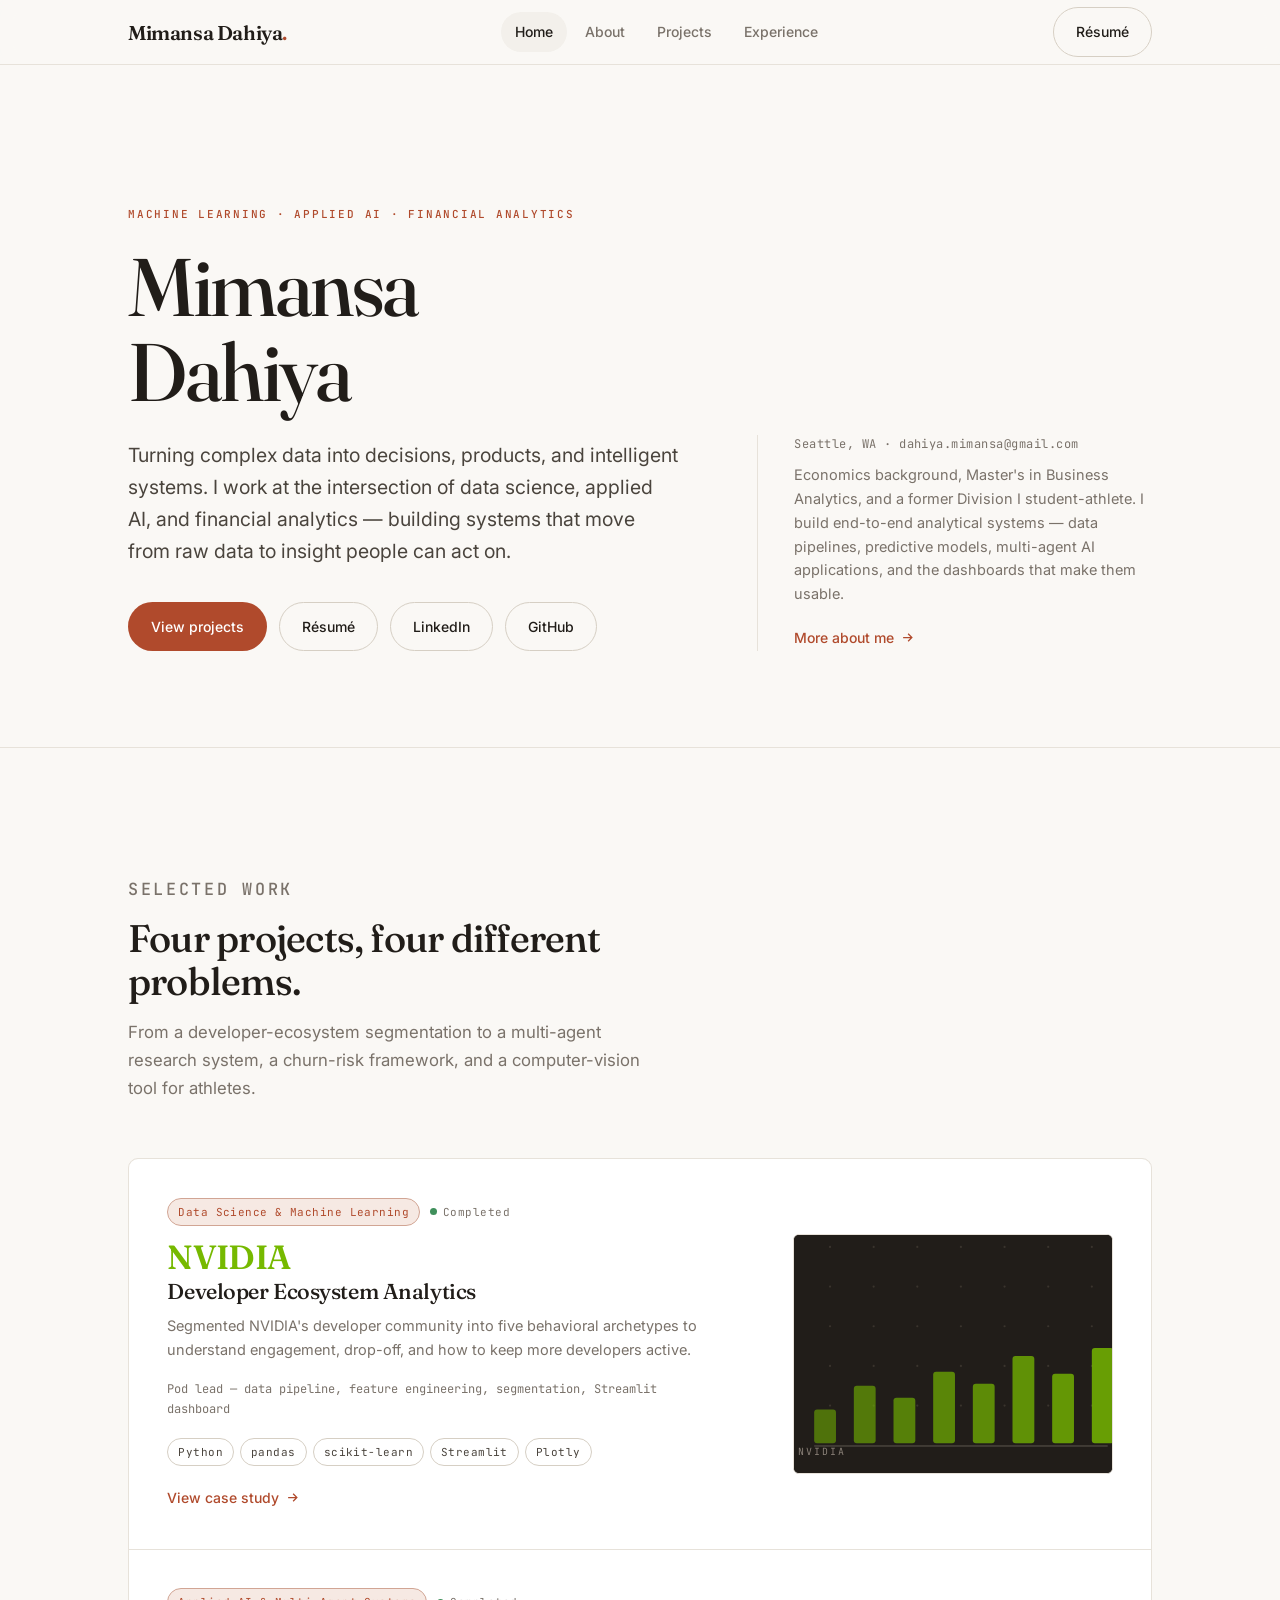
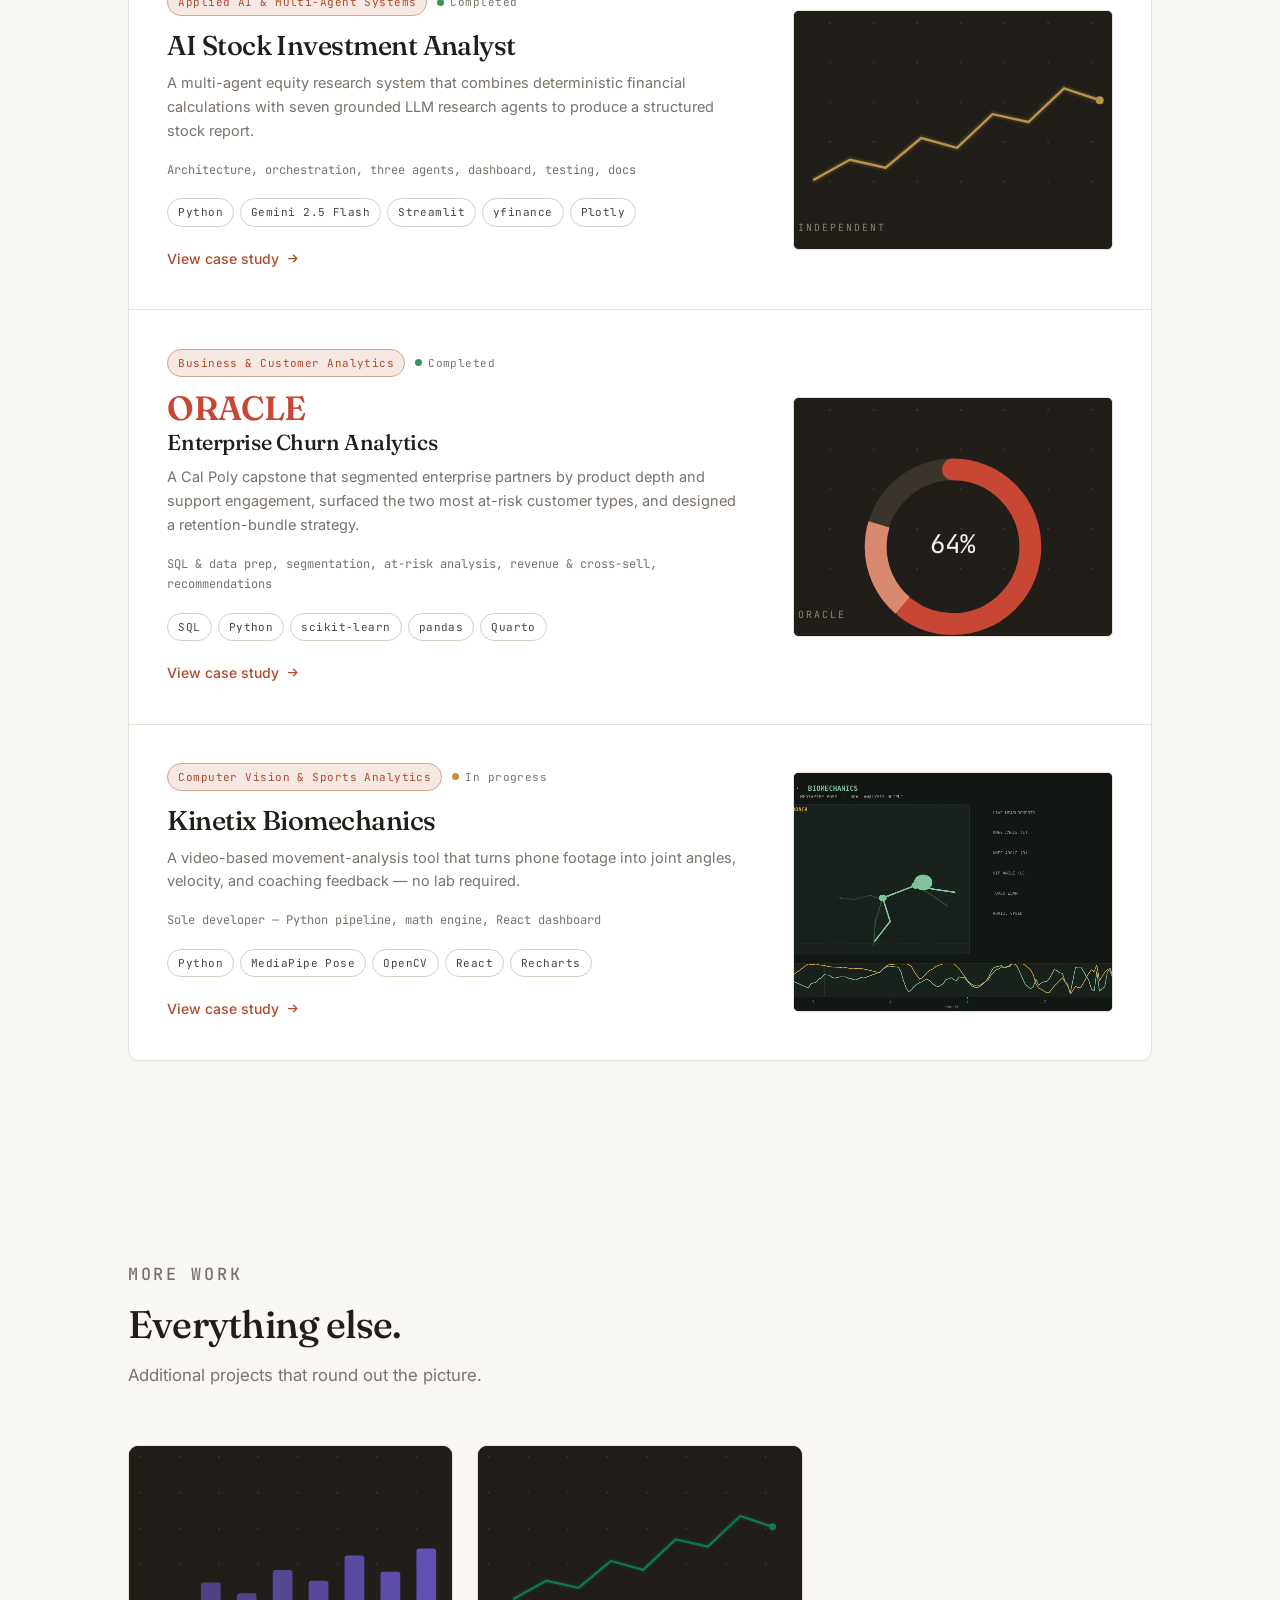
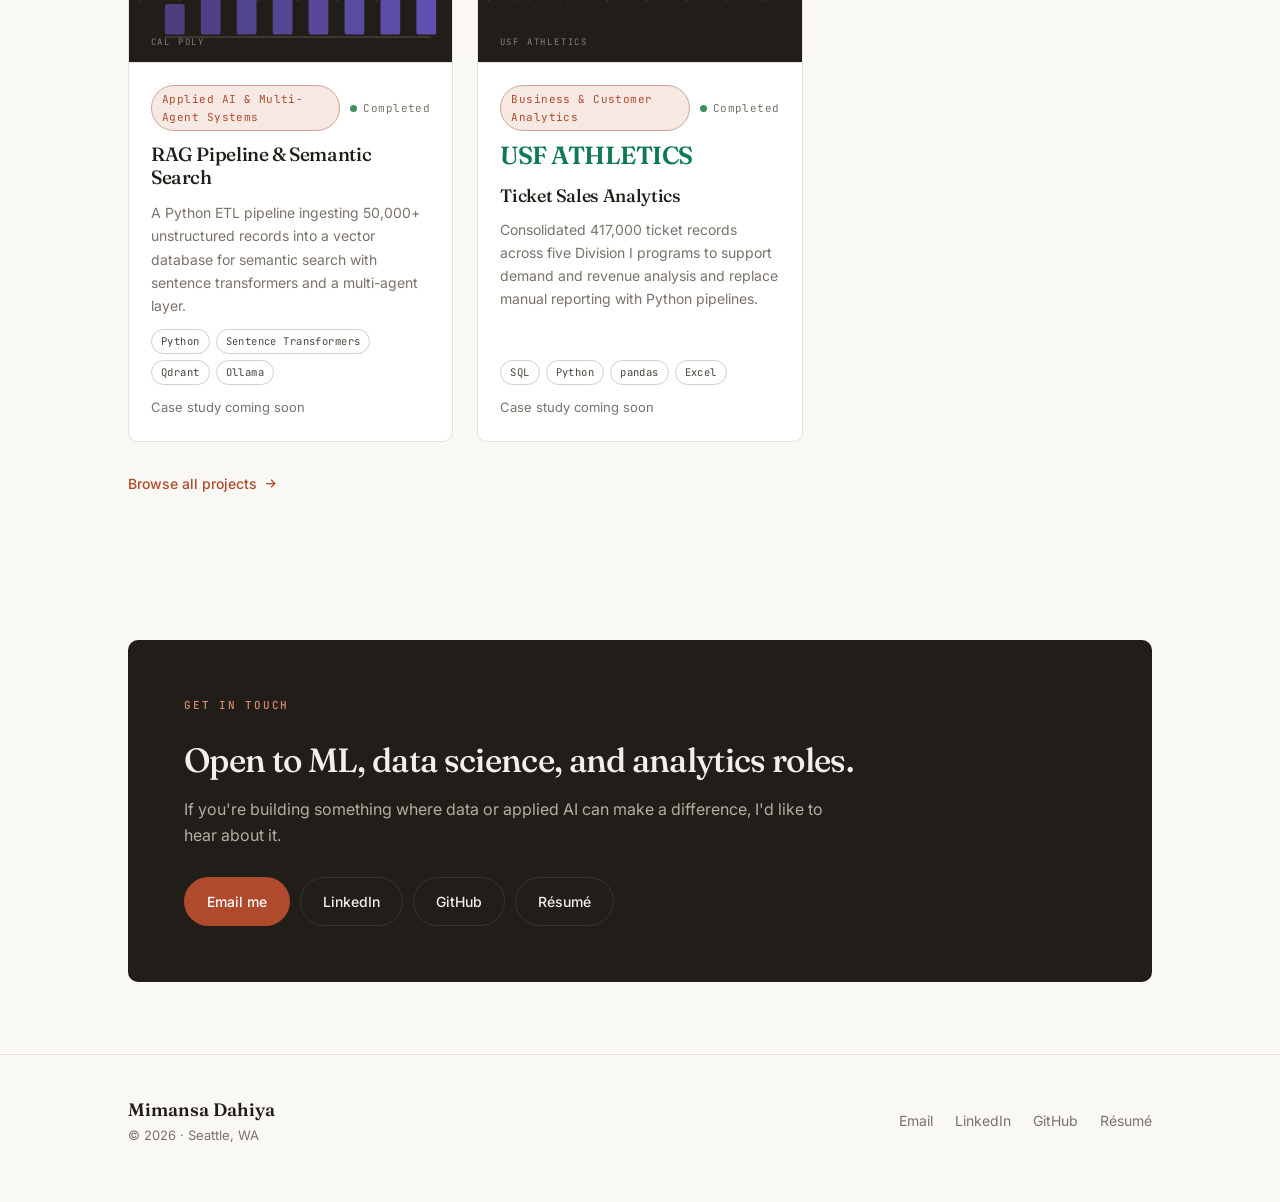
<file: index.html>
<!DOCTYPE html>
<html lang="en">
<head>
  <meta charset="UTF-8">
  <meta name="viewport" content="width=device-width, initial-scale=1.0">
  <title>Mimansa Dahiya — Data Science &amp; Applied AI Portfolio</title>
  <meta name="description" content="Mimansa Dahiya — Business Analytics graduate building analytical systems across data science, applied AI, financial analytics, and data engineering.">
  <link rel="icon" type="image/svg+xml" href="assets/favicon.svg">
  <link rel="preconnect" href="https://fonts.googleapis.com">
  <link rel="preconnect" href="https://fonts.gstatic.com" crossorigin>
  <link href="https://fonts.googleapis.com/css2?family=Fraunces:opsz,wght@9..144,400;9..144,500;9..144,600&family=Inter:wght@400;500;600&family=JetBrains+Mono:wght@400;500&display=swap" rel="stylesheet">
  <link rel="stylesheet" href="assets/css/style.css">
  <meta property="og:title" content="Mimansa Dahiya — Data Science &amp; Applied AI Portfolio">
  <meta property="og:description" content="Turning complex data into decisions, products, and intelligent systems.">
  <meta property="og:type" content="website">
  <meta property="og:url" content="https://mimansadahiya.github.io/ml-portfolio/">
</head>
<body>
  <a class="skip-link" href="#main">Skip to content</a>

  <header class="site-header">
    <div class="container nav">
      <a class="nav__brand" href="index.html">Mimansa Dahiya<span>.</span></a>
      <nav aria-label="Primary">
        <ul class="nav__links">
          <li><a href="index.html" class="is-active">Home</a></li>
          <li><a href="about.html">About</a></li>
          <li><a href="projects.html">Projects</a></li>
          <li><a href="experience.html">Experience</a></li>
        </ul>
      </nav>
      <div class="nav__right">
        <a class="btn btn--ghost nav__cta" href="assets/Mimansa-Dahiya-Resume.pdf" target="_blank" rel="noopener">Résumé</a>
        <button class="nav__toggle" aria-label="Open menu" aria-expanded="false">
          <svg width="20" height="20" viewBox="0 0 24 24" fill="none" stroke="currentColor" stroke-width="2" stroke-linecap="round"><path d="M4 7h16M4 12h16M4 17h16"/></svg>
        </button>
      </div>
    </div>
  </header>

  <main id="main">
    <!-- Hero -->
    <section class="hero">
      <div class="container hero__inner">
        <div class="hero__grid">
          <div>
            <p class="eyebrow" style="margin-bottom:18px">Machine Learning · Applied AI · Financial Analytics</p>
            <h1 class="display">Mimansa<br>Dahiya</h1>
            <p class="hero__sub">Turning complex data into decisions, products, and intelligent systems. I work at the intersection of data science, applied AI, and financial analytics — building systems that move from raw data to insight people can act on.</p>
            <div class="hero__actions">
              <a class="btn btn--accent" href="projects.html">View projects</a>
              <a class="btn btn--ghost" href="assets/Mimansa-Dahiya-Resume.pdf" target="_blank" rel="noopener">Résumé</a>
              <a class="btn btn--ghost" href="https://www.linkedin.com/in/mimansa-dahiya" target="_blank" rel="noopener noreferrer">LinkedIn</a>
              <a class="btn btn--ghost" href="https://github.com/mimansadahiya" target="_blank" rel="noopener noreferrer">GitHub</a>
            </div>
          </div>
          <aside class="hero__aside">
            <span class="mono">Seattle, WA · dahiya.mimansa@gmail.com</span>
            <p>Economics background, Master's in Business Analytics, and a former Division I student-athlete. I build end-to-end analytical systems — data pipelines, predictive models, multi-agent AI applications, and the dashboards that make them usable.</p>
            <a class="link-arrow" href="about.html">More about me
              <svg viewBox="0 0 24 24" fill="none" stroke="currentColor" stroke-width="2"><path d="M5 12h14M13 6l6 6-6 6"/></svg>
            </a>
          </aside>
        </div>
      </div>
    </section>

    <!-- Featured work -->
    <section class="section" id="featured">
      <div class="container">
        <div class="section-head reveal">
          <p class="eyebrow">Selected work</p>
          <h2>Four projects, four different problems.</h2>
          <p>From a developer-ecosystem segmentation to a multi-agent research system, a churn-risk framework, and a computer-vision tool for athletes.</p>
        </div>
        <div class="featured-list" id="featured-list"></div>
      </div>
    </section>

    <!-- More work -->
    <section class="section section--tight">
      <div class="container">
        <div class="section-head reveal">
          <p class="eyebrow">More work</p>
          <h2>Everything else.</h2>
          <p>Additional projects that round out the picture.</p>
        </div>
        <div class="projects-grid" id="more-list"></div>
        <p style="margin-top:28px"><a class="link-arrow" href="projects.html">Browse all projects
          <svg viewBox="0 0 24 24" fill="none" stroke="currentColor" stroke-width="2"><path d="M5 12h14M13 6l6 6-6 6"/></svg></a></p>
      </div>
    </section>

    <!-- Contact -->
    <section class="section section--tight">
      <div class="container">
        <div class="contact-panel reveal">
          <p class="eyebrow">Get in touch</p>
          <h2>Open to ML, data science, and analytics roles.</h2>
          <p>If you're building something where data or applied AI can make a difference, I'd like to hear about it.</p>
          <div class="contact-panel__actions">
            <a class="btn btn--accent" href="mailto:dahiya.mimansa@gmail.com">Email me</a>
            <a class="btn btn--ghost-invert" href="https://www.linkedin.com/in/mimansa-dahiya" target="_blank" rel="noopener noreferrer">LinkedIn</a>
            <a class="btn btn--ghost-invert" href="https://github.com/mimansadahiya" target="_blank" rel="noopener noreferrer">GitHub</a>
            <a class="btn btn--ghost-invert" href="assets/Mimansa-Dahiya-Resume.pdf" target="_blank" rel="noopener">Résumé</a>
          </div>
        </div>
      </div>
    </section>
  </main>

  <footer class="site-footer">
    <div class="container site-footer__inner">
      <div>
        <div style="font-family:var(--font-display);font-weight:600;font-size:18px">Mimansa Dahiya</div>
        <div class="site-footer__meta">© 2026 · Seattle, WA</div>
      </div>
      <div class="site-footer__links">
        <a href="mailto:dahiya.mimansa@gmail.com">Email</a>
        <a href="https://www.linkedin.com/in/mimansa-dahiya" target="_blank" rel="noopener noreferrer">LinkedIn</a>
        <a href="https://github.com/mimansadahiya" target="_blank" rel="noopener noreferrer">GitHub</a>
        <a href="assets/Mimansa-Dahiya-Resume.pdf" target="_blank" rel="noopener">Résumé</a>
      </div>
    </div>
  </footer>

  <script src="js/data.js"></script>
  <script src="js/app.js"></script>
  <script>
    (function () {
      var A = window.App;
      var P = window.PROJECTS;

      function featuredItem(p, idx) {
        var href = "project.html?project=" + encodeURIComponent(p.id);
        var tags = (p.tech || []).map(function (t) {
          return '<span class="tag">' + A.escapeHtml(t) + '</span>';
        }).join("");
        var status = p.status === "in-progress"
          ? '<span class="status-dot status-dot--wip">In progress</span>'
          : '<span class="status-dot status-dot--active">Completed</span>';
        var prominent = p.org && p.org !== "Independent" && p.org !== "Cal Poly";
        var orgHtml = prominent
          ? '<div class="project-org--card" style="color:' + p.accent + ';font-size:2.1rem">' + A.escapeHtml(p.org) + '</div>'
          : '';
        var titleHtml = prominent
          ? '<h3 style="font-size:1.35rem;margin:6px 0 10px"><a href="' + href + '">' + A.escapeHtml(p.title) + '</a></h3>'
          : '<h3><a href="' + href + '">' + A.escapeHtml(p.title) + '</a></h3>';
        var visual = p.preview
          ? A.videoPreviewHTML(p.preview, { alt: p.title })
          : A.coverSVG(p, idx);
        return (
          '<article class="featured-item reveal">' +
            '<div>' +
              '<div class="featured-item__meta">' +
                '<span class="tag tag--accent">' + A.escapeHtml(A.categoryLabel(p.category)) + '</span>' + status +
              '</div>' +
              orgHtml +
              titleHtml +
              (p.client && !prominent ? '<div class="eyebrow eyebrow--muted" style="margin-bottom:10px">' + A.escapeHtml(p.client) + '</div>' : '') +
              '<p>' + A.escapeHtml(p.summary) + '</p>' +
              (p.shortRole ? '<p class="mono" style="font-size:12px;color:var(--muted)">' + A.escapeHtml(p.shortRole) + '</p>' : '') +
              '<div style="display:flex;flex-wrap:wrap;gap:6px;margin:12px 0 18px">' + tags + '</div>' +
              '<a class="link-arrow" href="' + href + '">View case study' +
                '<svg viewBox="0 0 24 24" fill="none" stroke="currentColor" stroke-width="2"><path d="M5 12h14M13 6l6 6-6 6"/></svg></a>' +
            '</div>' +
            '<a class="featured-item__visual' + (p.preview ? ' featured-item__visual--preview' : '') + '" href="' + href + '" aria-hidden="true" tabindex="-1">' + visual + '</a>' +
          '</article>'
        );
      }

      var featured = P.filter(function (p) { return p.featured; });
      var more = P.filter(function (p) { return !p.featured; });

      document.getElementById("featured-list").innerHTML = featured.map(featuredItem).join("");
      document.getElementById("more-list").innerHTML = more.map(A.projectCard).join("");

      A.initNav();
      A.initReveal();
      A.initPreviews();
    })();
  </script>
</body>
</html>
</file>
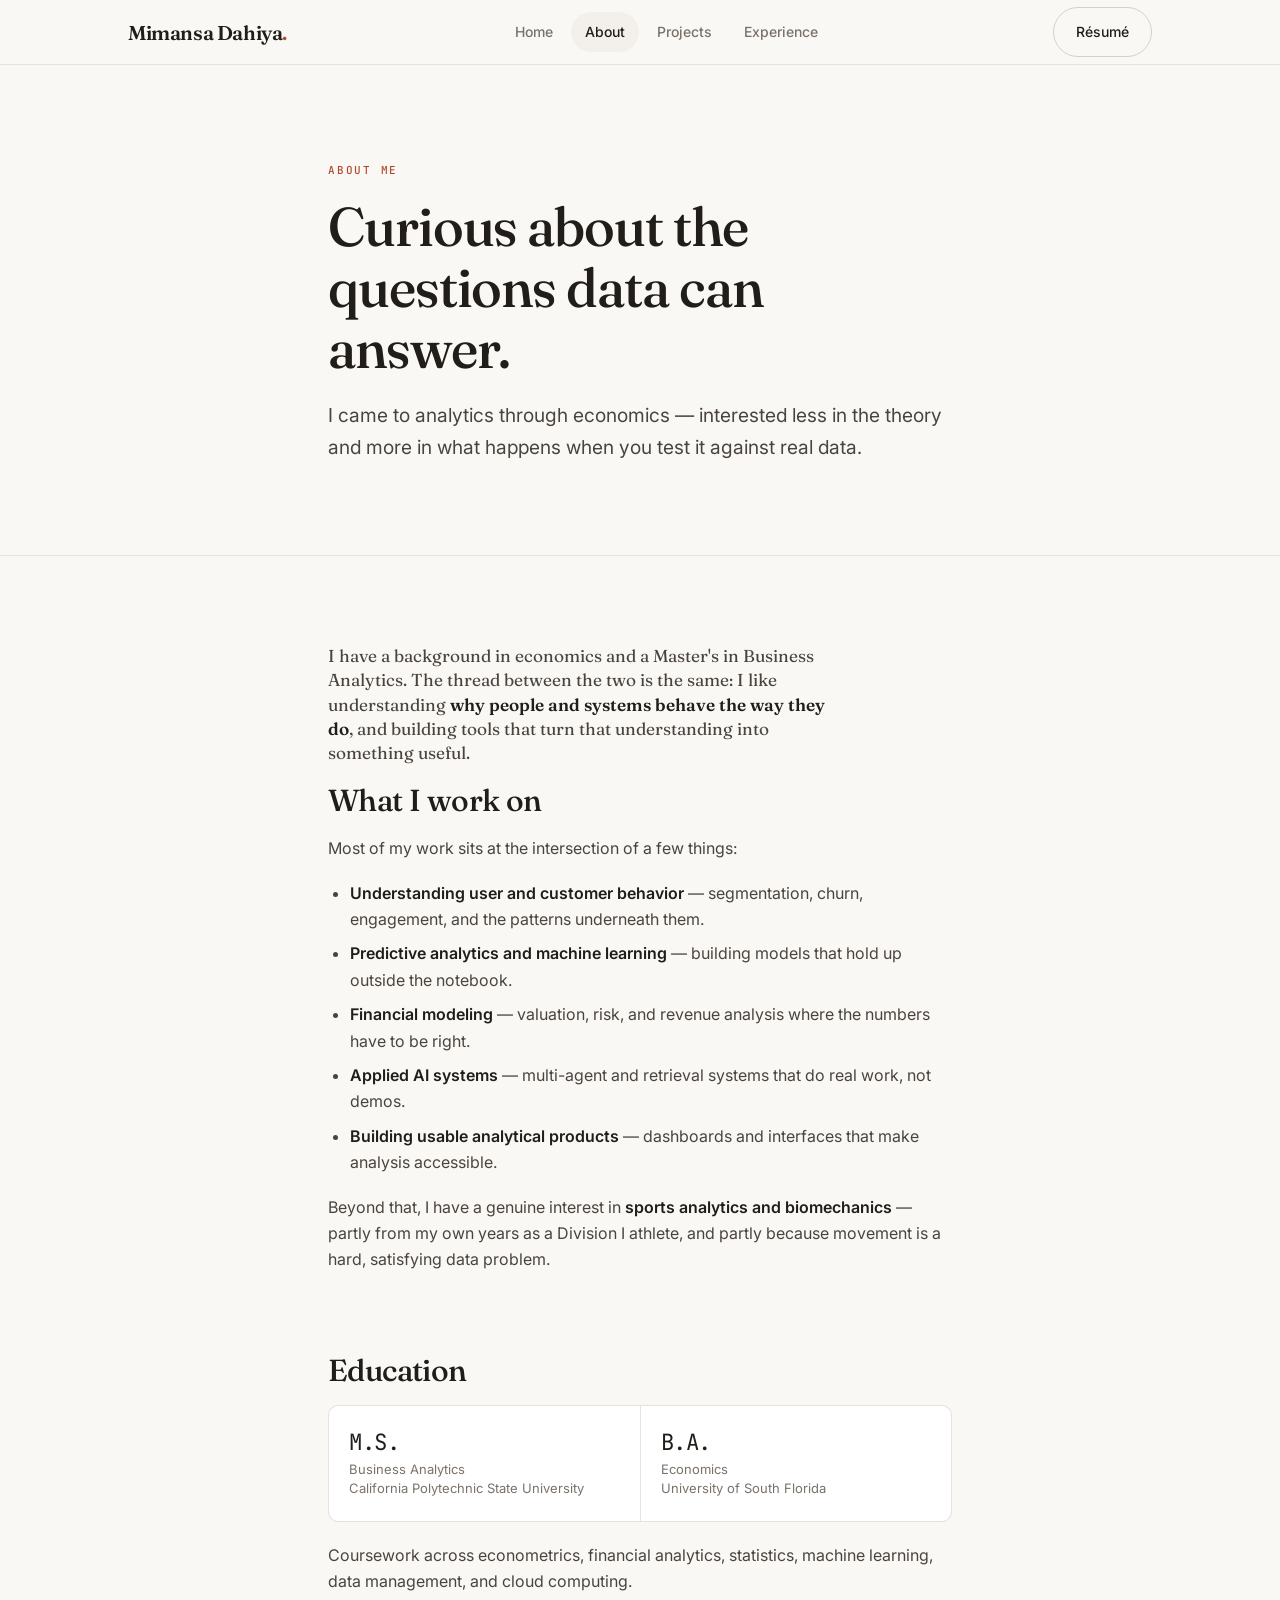
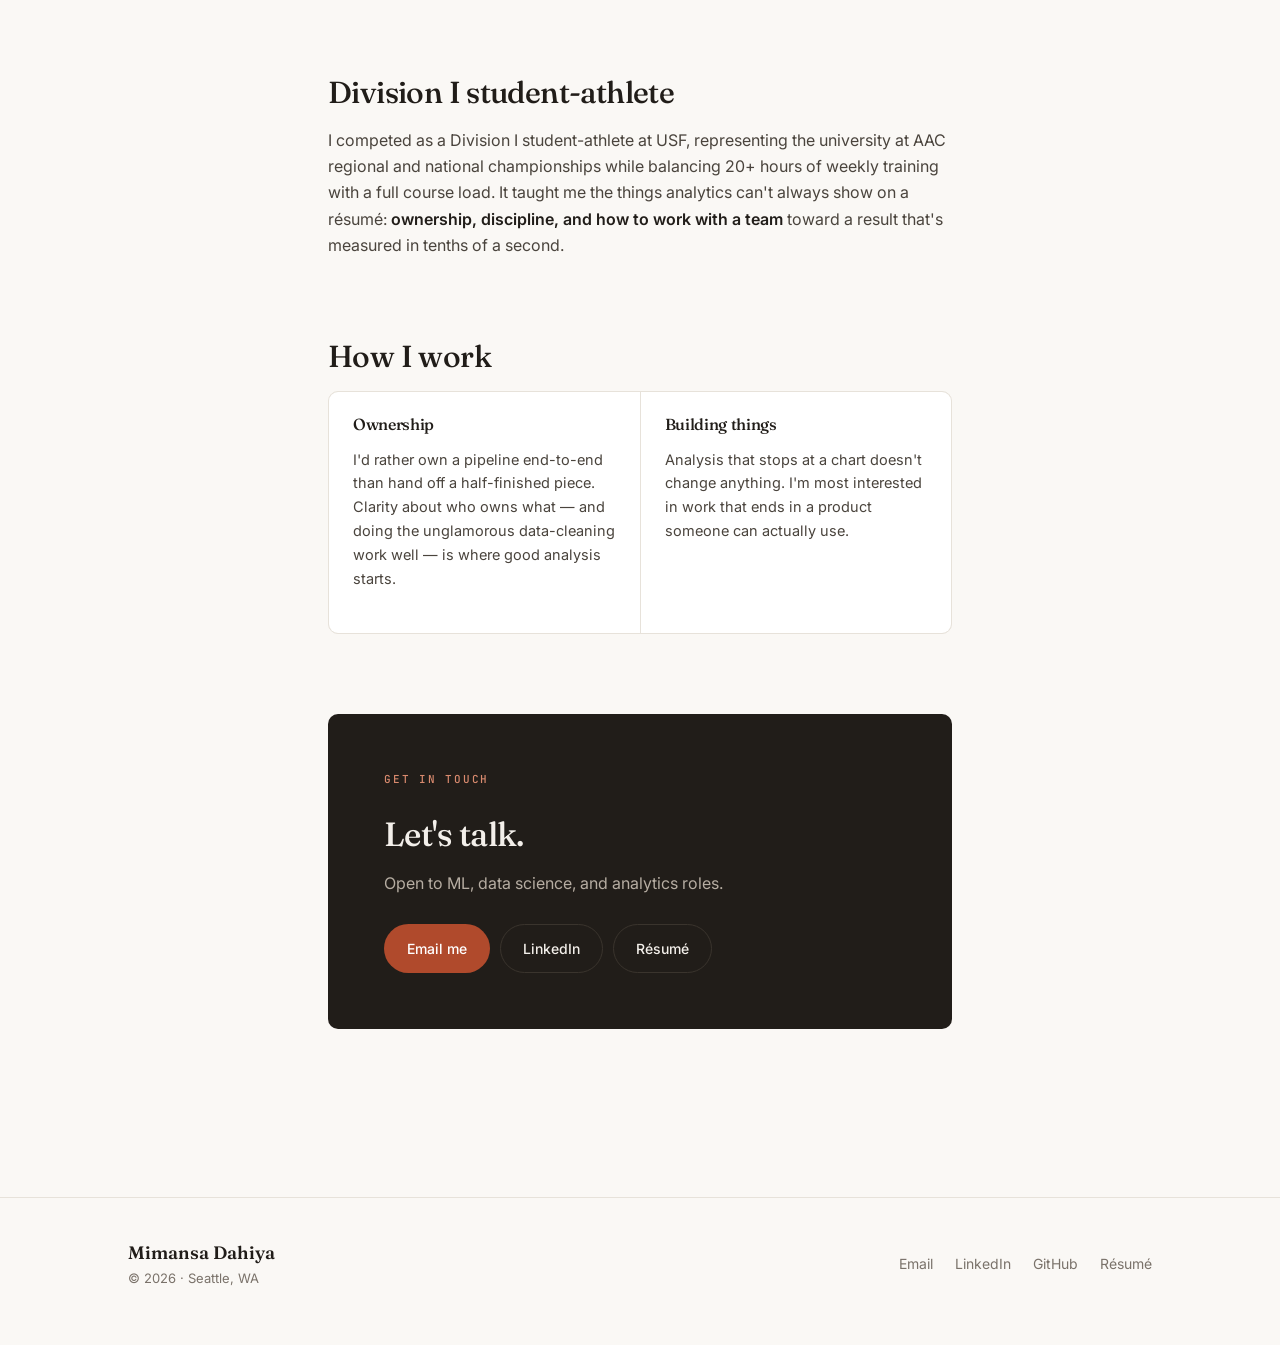
<file: about.html>
<!DOCTYPE html>
<html lang="en">
<head>
  <meta charset="UTF-8">
  <meta name="viewport" content="width=device-width, initial-scale=1.0">
  <title>About — Mimansa Dahiya</title>
  <meta name="description" content="About Mimansa Dahiya — economics background, Master's in Business Analytics, and a former Division I student-athlete building analytical systems.">
  <link rel="icon" type="image/svg+xml" href="assets/favicon.svg">
  <link rel="preconnect" href="https://fonts.googleapis.com">
  <link rel="preconnect" href="https://fonts.gstatic.com" crossorigin>
  <link href="https://fonts.googleapis.com/css2?family=Fraunces:opsz,wght@9..144,400;9..144,500;9..144,600&family=Inter:wght@400;500;600&family=JetBrains+Mono:wght@400;500&display=swap" rel="stylesheet">
  <link rel="stylesheet" href="assets/css/style.css">
  <meta property="og:title" content="About — Mimansa Dahiya">
  <meta property="og:description" content="Economics background, Master's in Business Analytics, former Division I student-athlete.">
  <meta property="og:type" content="website">
  <meta property="og:url" content="https://mimansadahiya.github.io/ml-portfolio/about.html">
</head>
<body>
  <a class="skip-link" href="#main">Skip to content</a>

  <header class="site-header">
    <div class="container nav">
      <a class="nav__brand" href="index.html">Mimansa Dahiya<span>.</span></a>
      <nav aria-label="Primary">
        <ul class="nav__links">
          <li><a href="index.html">Home</a></li>
          <li><a href="about.html" class="is-active">About</a></li>
          <li><a href="projects.html">Projects</a></li>
          <li><a href="experience.html">Experience</a></li>
        </ul>
      </nav>
      <div class="nav__right">
        <a class="btn btn--ghost nav__cta" href="assets/Mimansa-Dahiya-Resume.pdf" target="_blank" rel="noopener">Résumé</a>
        <button class="nav__toggle" aria-label="Open menu" aria-expanded="false">
          <svg width="20" height="20" viewBox="0 0 24 24" fill="none" stroke="currentColor" stroke-width="2" stroke-linecap="round"><path d="M4 7h16M4 12h16M4 17h16"/></svg>
        </button>
      </div>
    </div>
  </header>

  <main id="main">
    <section class="case-hero">
      <div class="container container--narrow">
        <p class="eyebrow">About me</p>
        <h1>Curious about the questions data can answer.</h1>
        <p class="case-hero__sub">I came to analytics through economics — interested less in the theory and more in what happens when you test it against real data.</p>
      </div>
    </section>

    <section class="case-body">
      <div class="container container--narrow">
        <div class="reveal">
          <p class="lead-in">I have a background in economics and a Master's in Business Analytics. The thread between the two is the same: I like understanding <strong>why people and systems behave the way they do</strong>, and building tools that turn that understanding into something useful.</p>
        </div>

        <div class="case-section reveal">
          <h2>What I work on</h2>
          <p>Most of my work sits at the intersection of a few things:</p>
          <ul>
            <li><strong>Understanding user and customer behavior</strong> — segmentation, churn, engagement, and the patterns underneath them.</li>
            <li><strong>Predictive analytics and machine learning</strong> — building models that hold up outside the notebook.</li>
            <li><strong>Financial modeling</strong> — valuation, risk, and revenue analysis where the numbers have to be right.</li>
            <li><strong>Applied AI systems</strong> — multi-agent and retrieval systems that do real work, not demos.</li>
            <li><strong>Building usable analytical products</strong> — dashboards and interfaces that make analysis accessible.</li>
          </ul>
          <p>Beyond that, I have a genuine interest in <strong>sports analytics and biomechanics</strong> — partly from my own years as a Division I athlete, and partly because movement is a hard, satisfying data problem.</p>
        </div>

        <div class="case-section reveal">
          <h2>Education</h2>
          <div class="kpi-band" style="margin-bottom:20px">
            <div class="kpi">
              <div class="kpi__value" style="font-size:1.4rem">M.S.</div>
              <div class="kpi__label">Business Analytics<br>California Polytechnic State University</div>
            </div>
            <div class="kpi">
              <div class="kpi__value" style="font-size:1.4rem">B.A.</div>
              <div class="kpi__label">Economics<br>University of South Florida</div>
            </div>
          </div>
          <p>Coursework across econometrics, financial analytics, statistics, machine learning, data management, and cloud computing.</p>
        </div>

        <div class="case-section reveal">
          <h2>Division I student-athlete</h2>
          <p>I competed as a Division I student-athlete at USF, representing the university at AAC regional and national championships while balancing 20+ hours of weekly training with a full course load. It taught me the things analytics can't always show on a résumé: <strong>ownership, discipline, and how to work with a team</strong> toward a result that's measured in tenths of a second.</p>
        </div>

        <div class="case-section reveal">
          <h2>How I work</h2>
          <div class="role-split">
            <div>
              <h4>Ownership</h4>
              <p style="color:var(--ink-soft);font-size:14.5px">I'd rather own a pipeline end-to-end than hand off a half-finished piece. Clarity about who owns what — and doing the unglamorous data-cleaning work well — is where good analysis starts.</p>
            </div>
            <div>
              <h4>Building things</h4>
              <p style="color:var(--ink-soft);font-size:14.5px">Analysis that stops at a chart doesn't change anything. I'm most interested in work that ends in a product someone can actually use.</p>
            </div>
          </div>
        </div>

        <div class="case-section reveal">
          <div class="contact-panel">
            <p class="eyebrow">Get in touch</p>
            <h2>Let's talk.</h2>
            <p>Open to ML, data science, and analytics roles.</p>
            <div class="contact-panel__actions">
              <a class="btn btn--accent" href="mailto:dahiya.mimansa@gmail.com">Email me</a>
              <a class="btn btn--ghost-invert" href="https://www.linkedin.com/in/mimansa-dahiya" target="_blank" rel="noopener noreferrer">LinkedIn</a>
              <a class="btn btn--ghost-invert" href="assets/Mimansa-Dahiya-Resume.pdf" target="_blank" rel="noopener">Résumé</a>
            </div>
          </div>
        </div>
      </div>
    </section>
  </main>

  <footer class="site-footer">
    <div class="container site-footer__inner">
      <div>
        <div style="font-family:var(--font-display);font-weight:600;font-size:18px">Mimansa Dahiya</div>
        <div class="site-footer__meta">© 2026 · Seattle, WA</div>
      </div>
      <div class="site-footer__links">
        <a href="mailto:dahiya.mimansa@gmail.com">Email</a>
        <a href="https://www.linkedin.com/in/mimansa-dahiya" target="_blank" rel="noopener noreferrer">LinkedIn</a>
        <a href="https://github.com/mimansadahiya" target="_blank" rel="noopener noreferrer">GitHub</a>
        <a href="assets/Mimansa-Dahiya-Resume.pdf" target="_blank" rel="noopener">Résumé</a>
      </div>
    </div>
  </footer>

  <script src="js/data.js"></script>
  <script src="js/app.js"></script>
  <script>window.App.initNav(); window.App.initReveal();</script>
</body>
</html>
</file>
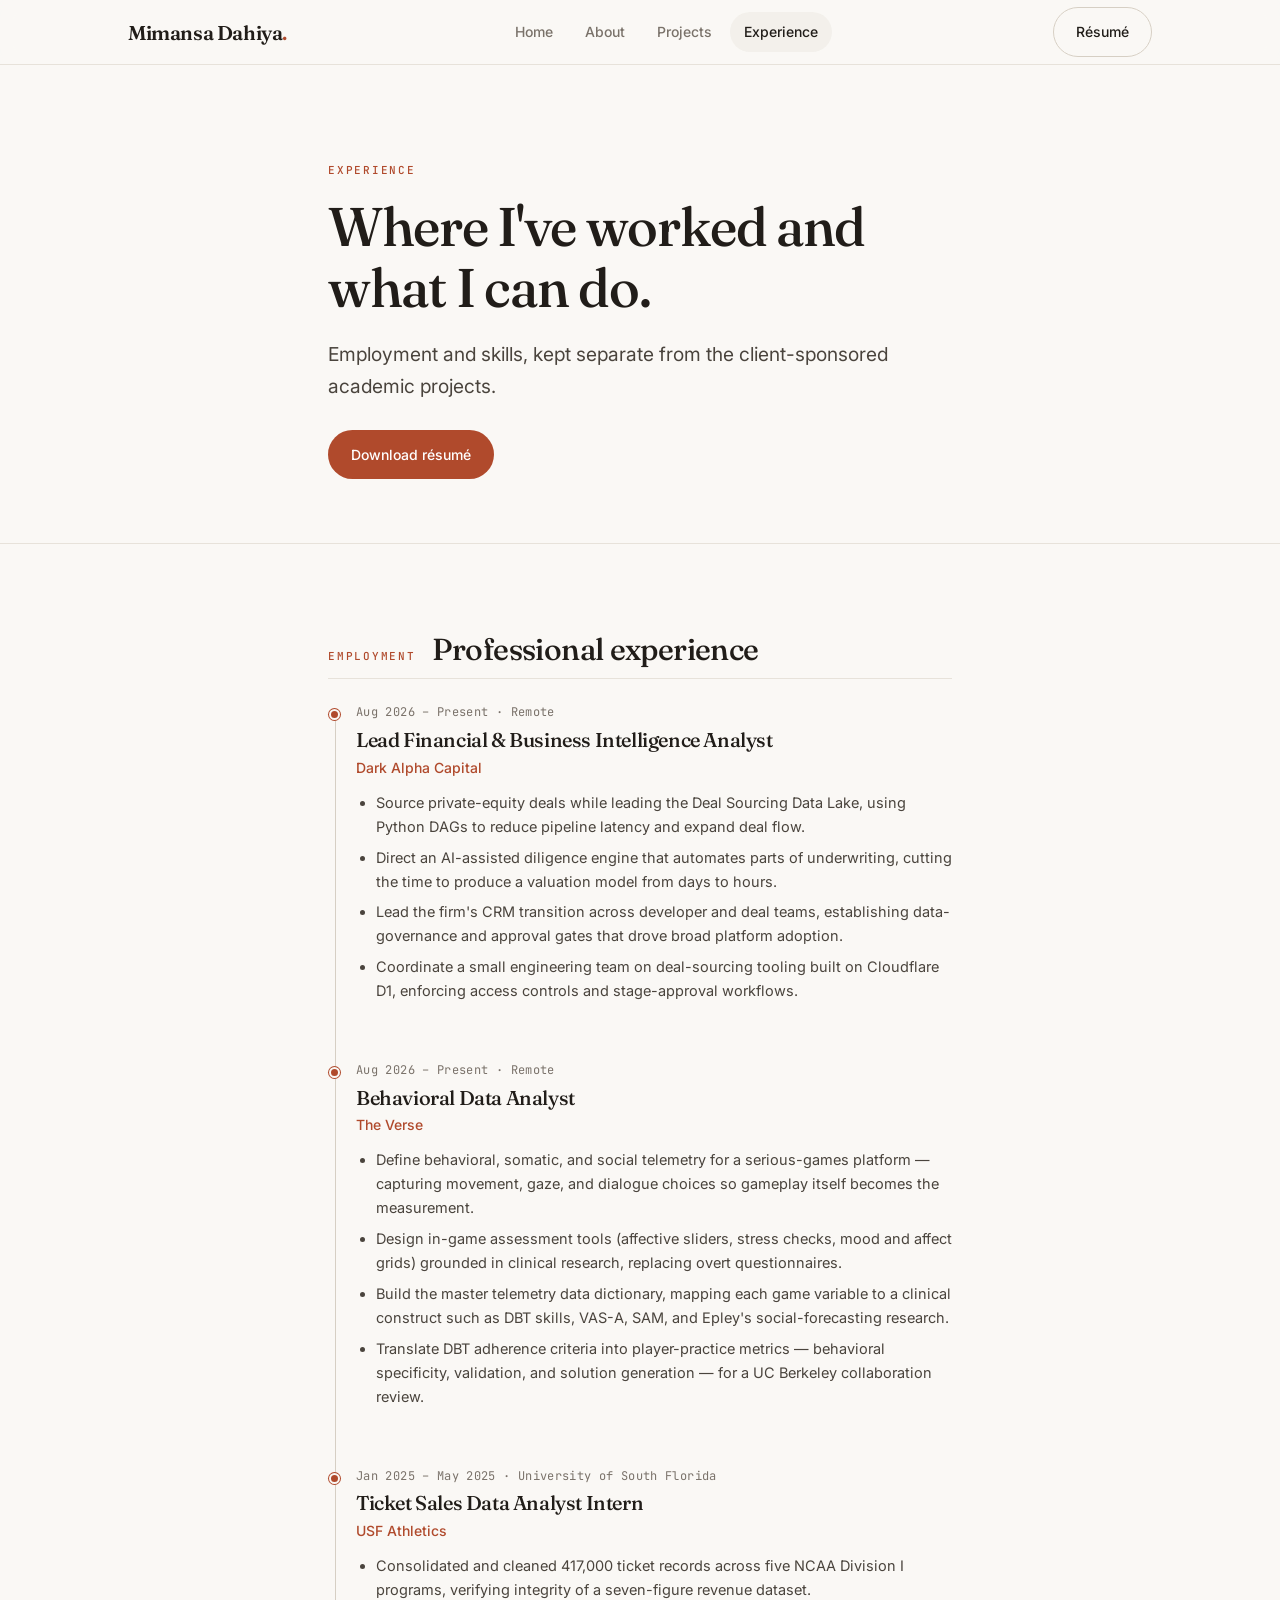
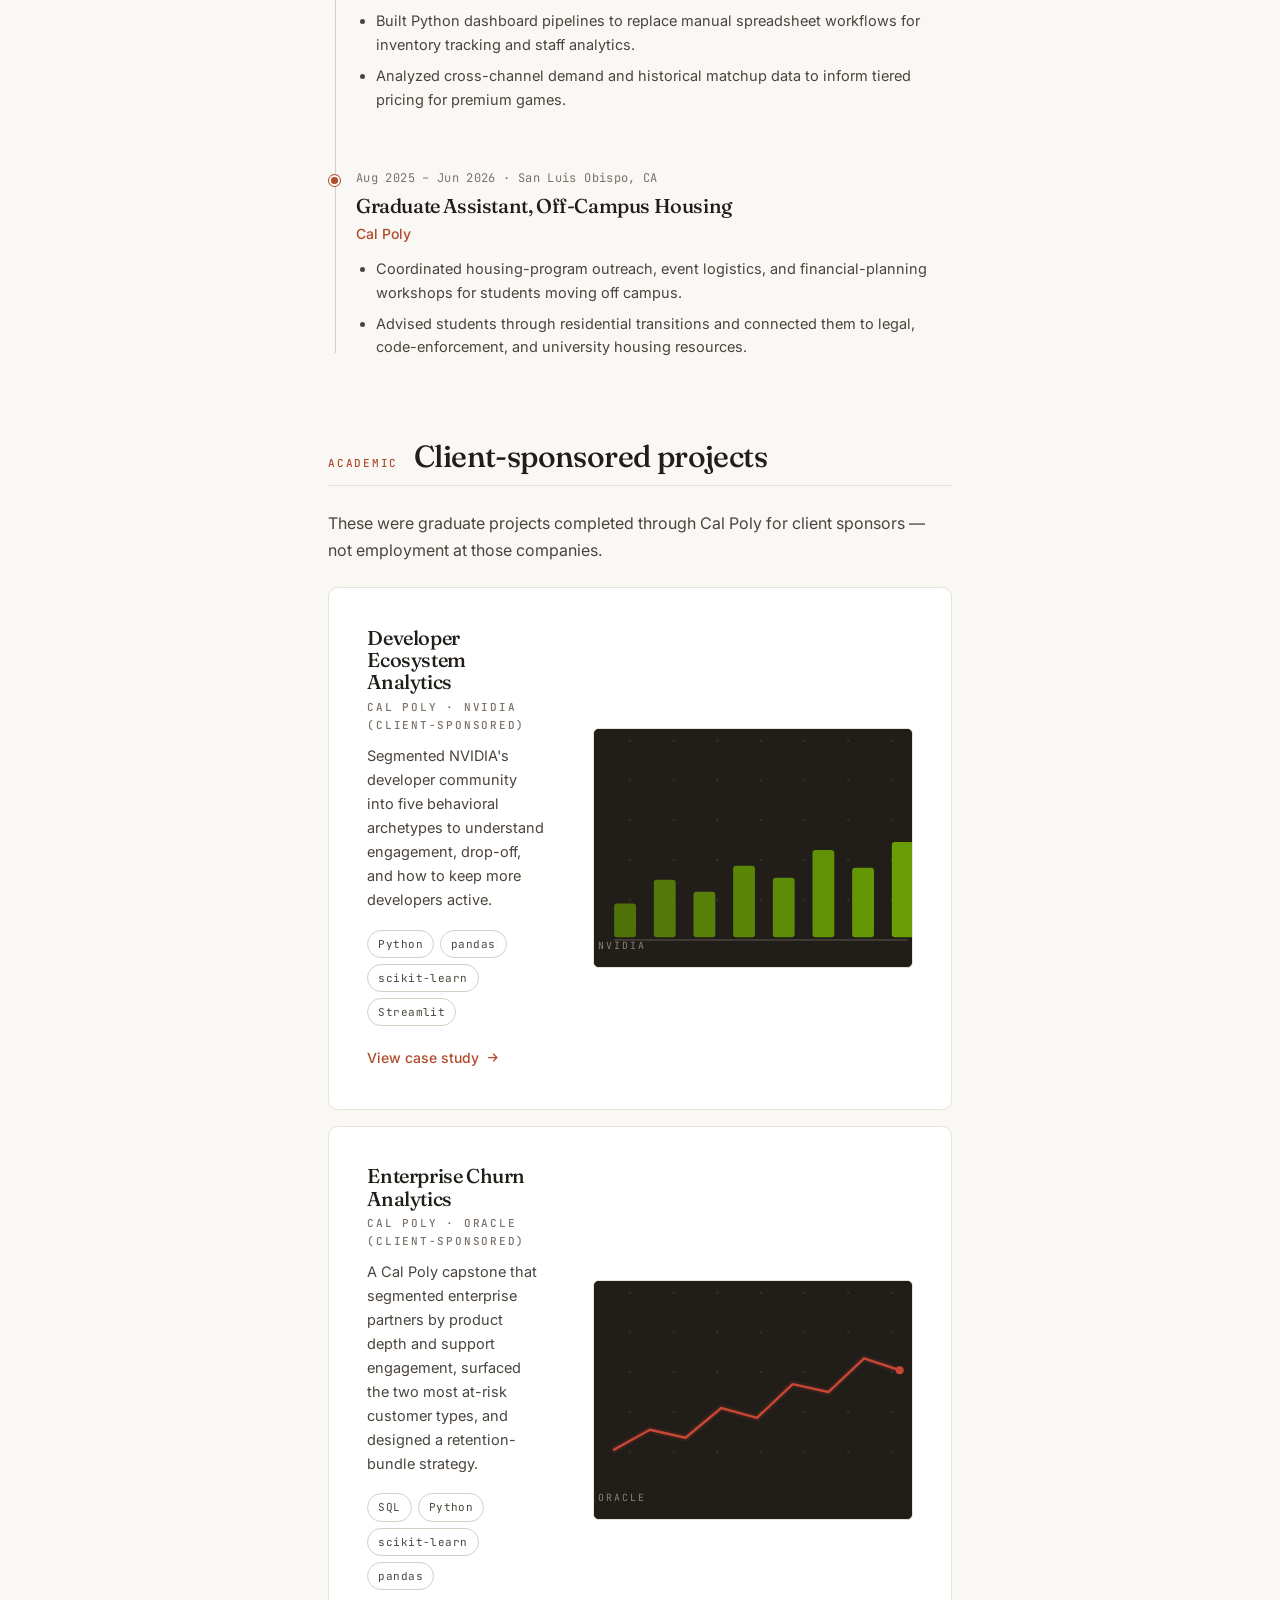
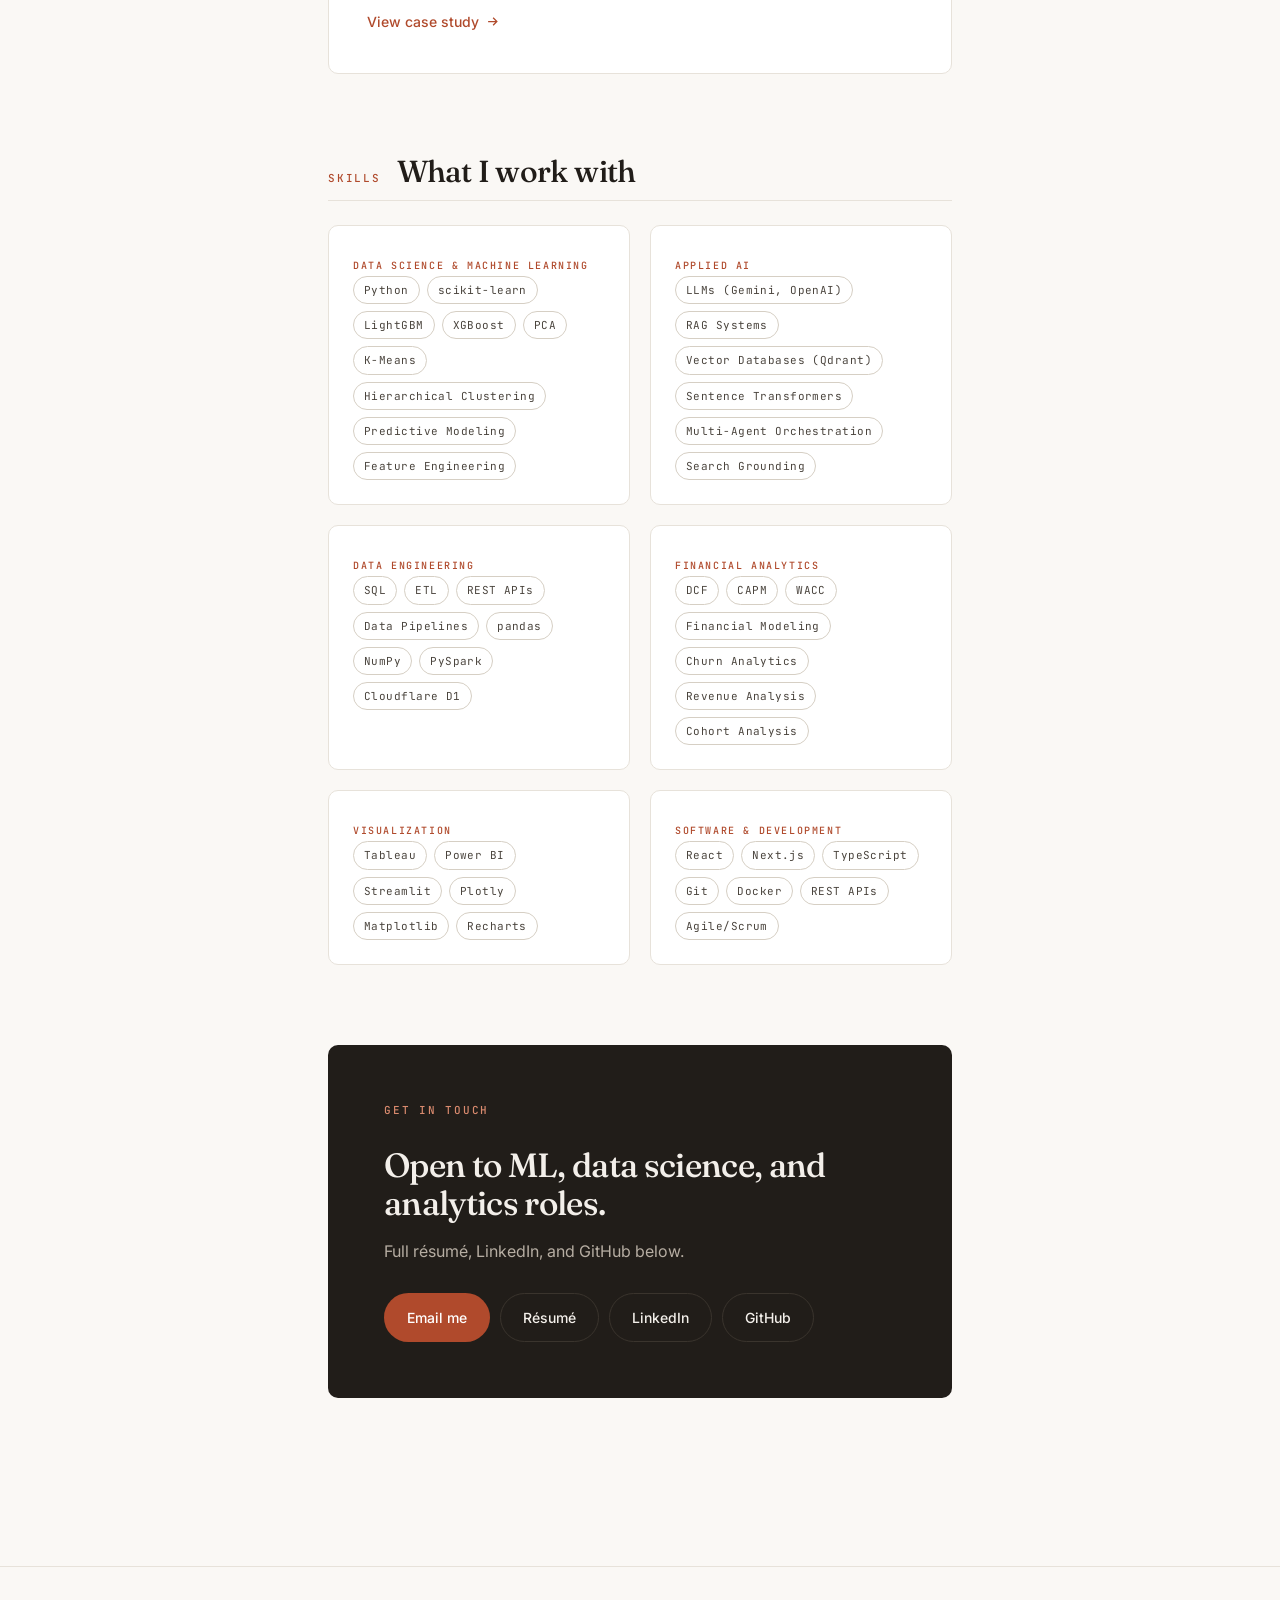
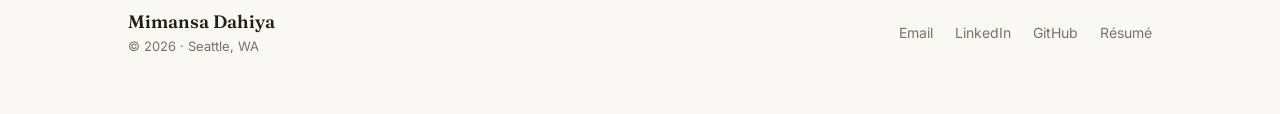
<file: experience.html>
<!DOCTYPE html>
<html lang="en">
<head>
  <meta charset="UTF-8">
  <meta name="viewport" content="width=device-width, initial-scale=1.0">
  <title>Experience &amp; Skills — Mimansa Dahiya</title>
  <meta name="description" content="Professional experience and skills — Mimansa Dahiya, Business Analytics graduate working in data science and applied AI.">
  <link rel="icon" type="image/svg+xml" href="assets/favicon.svg">
  <link rel="preconnect" href="https://fonts.googleapis.com">
  <link rel="preconnect" href="https://fonts.gstatic.com" crossorigin>
  <link href="https://fonts.googleapis.com/css2?family=Fraunces:opsz,wght@9..144,400;9..144,500;9..144,600&family=Inter:wght@400;500;600&family=JetBrains+Mono:wght@400;500&display=swap" rel="stylesheet">
  <link rel="stylesheet" href="assets/css/style.css">
  <meta property="og:title" content="Experience &amp; Skills — Mimansa Dahiya">
  <meta property="og:description" content="Professional experience and skills in data science and applied AI.">
  <meta property="og:type" content="website">
  <meta property="og:url" content="https://mimansadahiya.github.io/ml-portfolio/experience.html">
</head>
<body>
  <a class="skip-link" href="#main">Skip to content</a>

  <header class="site-header">
    <div class="container nav">
      <a class="nav__brand" href="index.html">Mimansa Dahiya<span>.</span></a>
      <nav aria-label="Primary">
        <ul class="nav__links">
          <li><a href="index.html">Home</a></li>
          <li><a href="about.html">About</a></li>
          <li><a href="projects.html">Projects</a></li>
          <li><a href="experience.html" class="is-active">Experience</a></li>
        </ul>
      </nav>
      <div class="nav__right">
        <a class="btn btn--ghost nav__cta" href="assets/Mimansa-Dahiya-Resume.pdf" target="_blank" rel="noopener">Résumé</a>
        <button class="nav__toggle" aria-label="Open menu" aria-expanded="false">
          <svg width="20" height="20" viewBox="0 0 24 24" fill="none" stroke="currentColor" stroke-width="2" stroke-linecap="round"><path d="M4 7h16M4 12h16M4 17h16"/></svg>
        </button>
      </div>
    </div>
  </header>

  <main id="main">
    <section class="case-hero">
      <div class="container container--narrow">
        <p class="eyebrow">Experience</p>
        <h1>Where I've worked and what I can do.</h1>
        <p class="case-hero__sub">Employment and skills, kept separate from the client-sponsored academic projects.</p>
        <div class="case-links" style="margin-top:20px">
          <a class="btn btn--accent" href="assets/Mimansa-Dahiya-Resume.pdf" target="_blank" rel="noopener">Download résumé</a>
        </div>
      </div>
    </section>

    <section class="case-body">
      <div class="container container--narrow">
        <!-- Employment -->
        <div class="case-section reveal">
          <div class="case-section__head">
            <span class="eyebrow">Employment</span>
            <h2 style="margin:0">Professional experience</h2>
          </div>
          <div class="timeline" id="experience-list"></div>
        </div>

        <!-- Client-sponsored academic -->
        <div class="case-section reveal">
          <div class="case-section__head">
            <span class="eyebrow">Academic</span>
            <h2 style="margin:0">Client-sponsored projects</h2>
          </div>
          <p class="muted" style="margin-bottom:24px">
            These were graduate projects completed through Cal Poly for client sponsors — not employment at those companies.
          </p>
          <div id="client-projects"></div>
        </div>

        <!-- Skills -->
        <div class="case-section reveal">
          <div class="case-section__head">
            <span class="eyebrow">Skills</span>
            <h2 style="margin:0">What I work with</h2>
          </div>
          <div class="skills-grid" id="skills-grid"></div>
        </div>

        <!-- Contact -->
        <div class="case-section reveal">
          <div class="contact-panel">
            <p class="eyebrow">Get in touch</p>
            <h2>Open to ML, data science, and analytics roles.</h2>
            <p>Full résumé, LinkedIn, and GitHub below.</p>
            <div class="contact-panel__actions">
              <a class="btn btn--accent" href="mailto:dahiya.mimansa@gmail.com">Email me</a>
              <a class="btn btn--ghost-invert" href="assets/Mimansa-Dahiya-Resume.pdf" target="_blank" rel="noopener">Résumé</a>
              <a class="btn btn--ghost-invert" href="https://www.linkedin.com/in/mimansa-dahiya" target="_blank" rel="noopener noreferrer">LinkedIn</a>
              <a class="btn btn--ghost-invert" href="https://github.com/mimansadahiya" target="_blank" rel="noopener noreferrer">GitHub</a>
            </div>
          </div>
        </div>
      </div>
    </section>
  </main>

  <footer class="site-footer">
    <div class="container site-footer__inner">
      <div>
        <div style="font-family:var(--font-display);font-weight:600;font-size:18px">Mimansa Dahiya</div>
        <div class="site-footer__meta">© 2026 · Seattle, WA</div>
      </div>
      <div class="site-footer__links">
        <a href="mailto:dahiya.mimansa@gmail.com">Email</a>
        <a href="https://www.linkedin.com/in/mimansa-dahiya" target="_blank" rel="noopener noreferrer">LinkedIn</a>
        <a href="https://github.com/mimansadahiya" target="_blank" rel="noopener noreferrer">GitHub</a>
        <a href="assets/Mimansa-Dahiya-Resume.pdf" target="_blank" rel="noopener">Résumé</a>
      </div>
    </div>
  </footer>

  <script src="js/data.js"></script>
  <script src="js/app.js"></script>
  <script>
    (function () {
      var A = window.App;
      var E = window.EXPERIENCE;
      var S = window.SKILLS;
      var P = window.PROJECTS;

      // Employment timeline
      document.getElementById("experience-list").innerHTML = E.map(function (e) {
        var bullets = e.bullets.map(function (b) { return "<li>" + A.escapeHtml(b) + "</li>"; }).join("");
        return (
          '<div class="timeline-item">' +
            '<div class="timeline-item__date">' + A.escapeHtml(e.period) + ' · ' + A.escapeHtml(e.location) + '</div>' +
            '<h3>' + A.escapeHtml(e.role) + '</h3>' +
            '<div class="timeline-item__org">' + A.escapeHtml(e.org) + '</div>' +
            '<ul>' + bullets + '</ul>' +
          '</div>'
        );
      }).join("");

      // Client-sponsored academic projects (NVIDIA, Oracle)
      var clientProjects = P.filter(function (p) { return p.client && p.type === "academic"; });
      document.getElementById("client-projects").innerHTML = clientProjects.map(function (p, i) {
        var href = "project.html?project=" + encodeURIComponent(p.id);
        var tags = (p.tech || []).slice(0, 4).map(function (t) {
          return '<span class="tag">' + A.escapeHtml(t) + '</span>';
        }).join("");
        return (
          '<article class="featured-item reveal" style="margin-bottom:16px;border:1px solid var(--line);border-radius:var(--radius)">' +
            '<div>' +
              '<h3 style="margin-bottom:4px"><a href="' + href + '">' + A.escapeHtml(p.title) + '</a></h3>' +
              '<div class="eyebrow eyebrow--muted" style="margin-bottom:10px">' + A.escapeHtml(p.client) + '</div>' +
              '<p>' + A.escapeHtml(p.summary) + '</p>' +
              '<div style="display:flex;flex-wrap:wrap;gap:6px;margin:12px 0 18px">' + tags + '</div>' +
              '<a class="link-arrow" href="' + href + '">View case study' +
                '<svg viewBox="0 0 24 24" fill="none" stroke="currentColor" stroke-width="2"><path d="M5 12h14M13 6l6 6-6 6"/></svg></a>' +
            '</div>' +
            '<a class="featured-item__visual" href="' + href + '" aria-hidden="true" tabindex="-1">' + A.coverSVG(p, i) + '</a>' +
          '</article>'
        );
      }).join("");

      // Skills
      document.getElementById("skills-grid").innerHTML = S.map(function (g) {
        var items = g.items.map(function (it) { return '<span class="tag">' + A.escapeHtml(it) + '</span>'; }).join("");
        return (
          '<div class="skill-group">' +
            '<span class="eyebrow">' + A.escapeHtml(g.title) + '</span>' +
            '<div class="skill-list">' + items + '</div>' +
          '</div>'
        );
      }).join("");

      A.initNav();
      A.initReveal();
    })();
  </script>
</body>
</html>
</file>
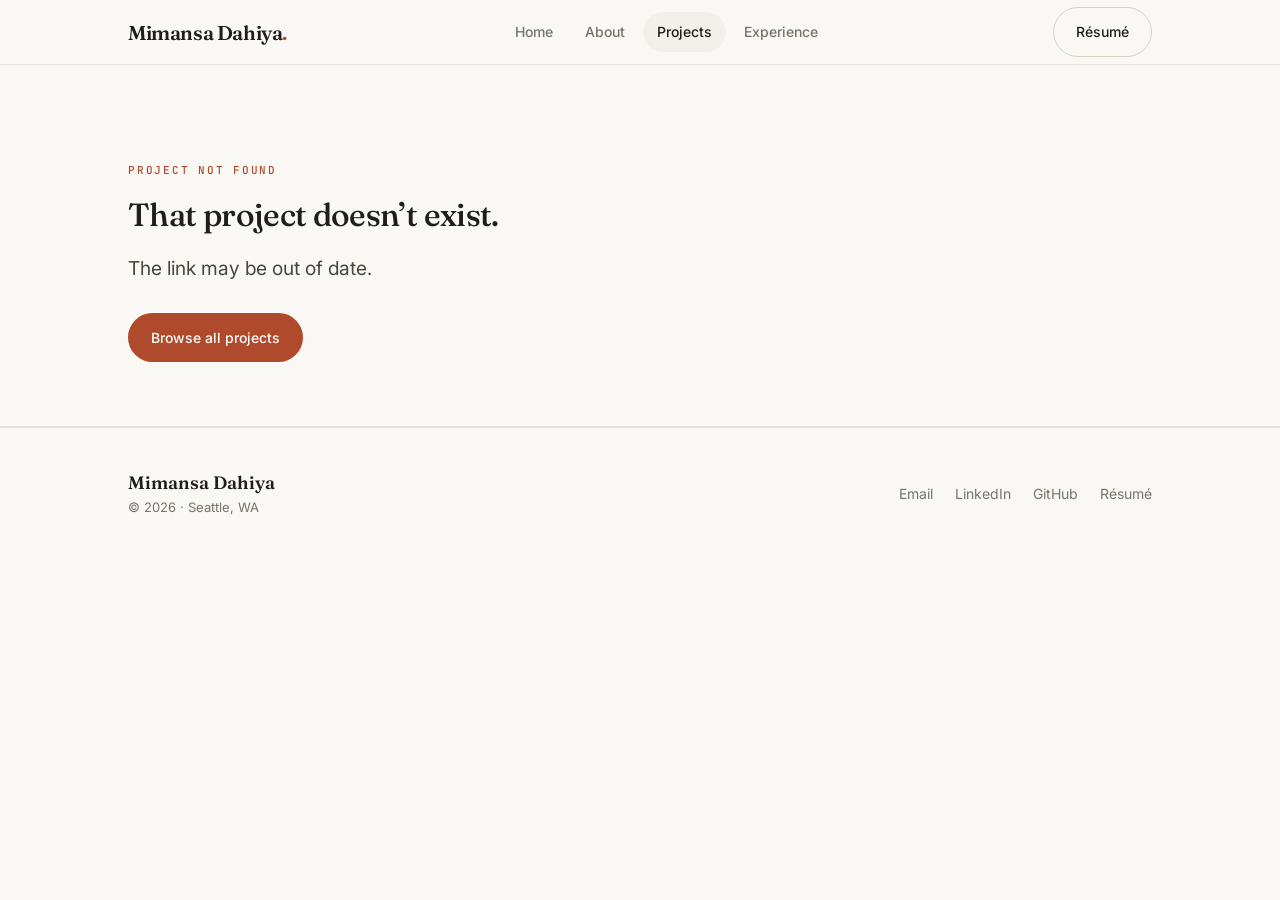
<file: project.html>
<!DOCTYPE html>
<html lang="en">
<head>
  <meta charset="UTF-8">
  <meta name="viewport" content="width=device-width, initial-scale=1.0">
  <title>Project — Mimansa Dahiya</title>
  <meta name="description" content="Case study — Mimansa Dahiya portfolio.">
  <link rel="icon" type="image/svg+xml" href="assets/favicon.svg">
  <link rel="preconnect" href="https://fonts.googleapis.com">
  <link rel="preconnect" href="https://fonts.gstatic.com" crossorigin>
  <link href="https://fonts.googleapis.com/css2?family=Fraunces:opsz,wght@9..144,400;9..144,500;9..144,600&family=Inter:wght@400;500;600&family=JetBrains+Mono:wght@400;500&display=swap" rel="stylesheet">
  <link rel="stylesheet" href="assets/css/style.css">
  <meta property="og:title" content="Project — Mimansa Dahiya">
  <meta property="og:description" content="Case study — Mimansa Dahiya portfolio.">
  <meta property="og:type" content="website">
  <meta property="og:url" content="https://mimansadahiya.github.io/ml-portfolio/project.html">
</head>
<body>
  <a class="skip-link" href="#main">Skip to content</a>

  <header class="site-header">
    <div class="container nav">
      <a class="nav__brand" href="index.html">Mimansa Dahiya<span>.</span></a>
      <nav aria-label="Primary">
        <ul class="nav__links">
          <li><a href="index.html">Home</a></li>
          <li><a href="about.html">About</a></li>
          <li><a href="projects.html" class="is-active">Projects</a></li>
          <li><a href="experience.html">Experience</a></li>
        </ul>
      </nav>
      <div class="nav__right">
        <a class="btn btn--ghost nav__cta" href="assets/Mimansa-Dahiya-Resume.pdf" target="_blank" rel="noopener">Résumé</a>
        <button class="nav__toggle" aria-label="Open menu" aria-expanded="false">
          <svg width="20" height="20" viewBox="0 0 24 24" fill="none" stroke="currentColor" stroke-width="2" stroke-linecap="round"><path d="M4 7h16M4 12h16M4 17h16"/></svg>
        </button>
      </div>
    </div>
  </header>

  <main id="main">
    <div id="case"></div>
  </main>

  <footer class="site-footer">
    <div class="container site-footer__inner">
      <div>
        <div style="font-family:var(--font-display);font-weight:600;font-size:18px">Mimansa Dahiya</div>
        <div class="site-footer__meta">© 2026 · Seattle, WA</div>
      </div>
      <div class="site-footer__links">
        <a href="mailto:dahiya.mimansa@gmail.com">Email</a>
        <a href="https://www.linkedin.com/in/mimansa-dahiya" target="_blank" rel="noopener noreferrer">LinkedIn</a>
        <a href="https://github.com/mimansadahiya" target="_blank" rel="noopener noreferrer">GitHub</a>
        <a href="assets/Mimansa-Dahiya-Resume.pdf" target="_blank" rel="noopener">Résumé</a>
      </div>
    </div>
  </footer>

  <script src="js/data.js"></script>
  <script src="js/app.js"></script>
  <script>
    (function () {
      var A = window.App;
      var P = window.PROJECTS;

      var id = new URLSearchParams(window.location.search).get("project");
      var project = P.filter(function (p) { return p.id === id; })[0];
      var root = document.getElementById("case");

      if (!project) {
        root.innerHTML =
          '<section class="case-hero"><div class="container">' +
          '<p class="eyebrow">Project not found</p>' +
          '<h1 style="font-size:2rem">That project doesn&rsquo;t exist.</h1>' +
          '<p class="case-hero__sub">The link may be out of date.</p>' +
          '<div class="case-links"><a class="btn btn--accent" href="projects.html">Browse all projects</a></div>' +
          '</div></section>';
        A.initNav();
        return;
      }

      document.title = project.title + " — Mimansa Dahiya";

      var typeLabel = { academic: "Academic", independent: "Independent", professional: "Professional" }[project.type] || project.type;
      var status = project.status === "in-progress"
        ? '<span class="status-dot status-dot--wip">In progress</span>'
        : '<span class="status-dot status-dot--active">Completed</span>';

      var metaTags =
        '<span class="tag tag--accent">' + A.escapeHtml(A.categoryLabel(project.category)) + '</span>' +
        '<span class="tag">' + typeLabel + '</span>' +
        status +
        (project.client ? '<span class="tag">' + A.escapeHtml(project.client) + '</span>' : '') +
        (project.org && project.type !== "independent" ? '<span class="tag">' + A.escapeHtml(project.org) + '</span>' : '');

      var heroLinks = "";
      var l = project.links || {};
      var linkDefs = [
        { k: "code", label: "Source code", cls: "btn--ghost" },
        { k: "live", label: "Live demo", cls: "btn--ghost" },
        { k: "video", label: "Walkthrough", cls: "btn--ghost" }
      ];
      var linkHtml = linkDefs.filter(function (d) { return l[d.k]; }).map(function (d) {
        return '<a class="btn ' + d.cls + '" href="' + l[d.k] + '" target="_blank" rel="noopener noreferrer">' + d.label + ' ↗</a>';
      }).join("");
      if (linkHtml) heroLinks = '<div class="case-links">' + linkHtml + '</div>';

      // Related projects (same category first)
      var related = P.filter(function (p) { return p.id !== project.id; })
        .sort(function (a, b) {
          var as = a.category === project.category ? 0 : 1;
          var bs = b.category === project.category ? 0 : 1;
          return as - bs;
        })
        .slice(0, 3);

      var relatedHtml = related.map(function (r) {
        return (
          '<a href="project.html?project=' + encodeURIComponent(r.id) + '">' +
          '<span class="eyebrow">' + A.escapeHtml(A.categoryLabel(r.category)) + '</span>' +
          '<h4>' + A.escapeHtml(r.title) + '</h4>' +
          '<p>' + A.escapeHtml(r.summary) + '</p>' +
          '</a>'
        );
      }).join("");

      var body = project.caseStudy
        ? A.renderCaseStudy(project)
        : '<p class="muted">A detailed case study is being prepared for this project.</p>';

      var prominentOrg = (project.org && project.org !== "Independent" && project.org !== "Cal Poly")
        ? project.org : null;
      var orgBlock = prominentOrg
        ? '<div class="project-org" style="color:' + project.accent + '">' + A.escapeHtml(prominentOrg) + '</div>'
        : '';
      var titleTag = prominentOrg
        ? '<h1 style="font-size:clamp(1.55rem,3.2vw,2.2rem);margin-top:20px">' + A.escapeHtml(project.title) + '</h1>'
        : '<h1>' + A.escapeHtml(project.title) + '</h1>';

      root.innerHTML =
        '<section class="case-hero">' +
          '<div class="container">' +
            '<p class="eyebrow"><a href="projects.html" style="color:inherit">&larr; All projects</a></p>' +
            orgBlock +
            titleTag +
            '<p class="case-hero__sub">' + A.escapeHtml(project.summary) + '</p>' +
            '<div class="case-meta">' + metaTags + '</div>' +
            heroLinks +
          '</div>' +
        '</section>' +
        '<section class="case-body"><div class="container container--narrow">' + body + '</div></section>' +
        (relatedHtml
          ? '<section class="section section--tight"><div class="container">' +
            '<div class="section-head"><p class="eyebrow">Related</p><h2 style="font-size:1.6rem">Keep exploring.</h2></div>' +
            '<div class="related">' + relatedHtml + '</div></div></section>'
          : '');

      A.initNav();
      A.initReveal();
      A.initPreviews();
    })();
  </script>
</body>
</html>
</file>
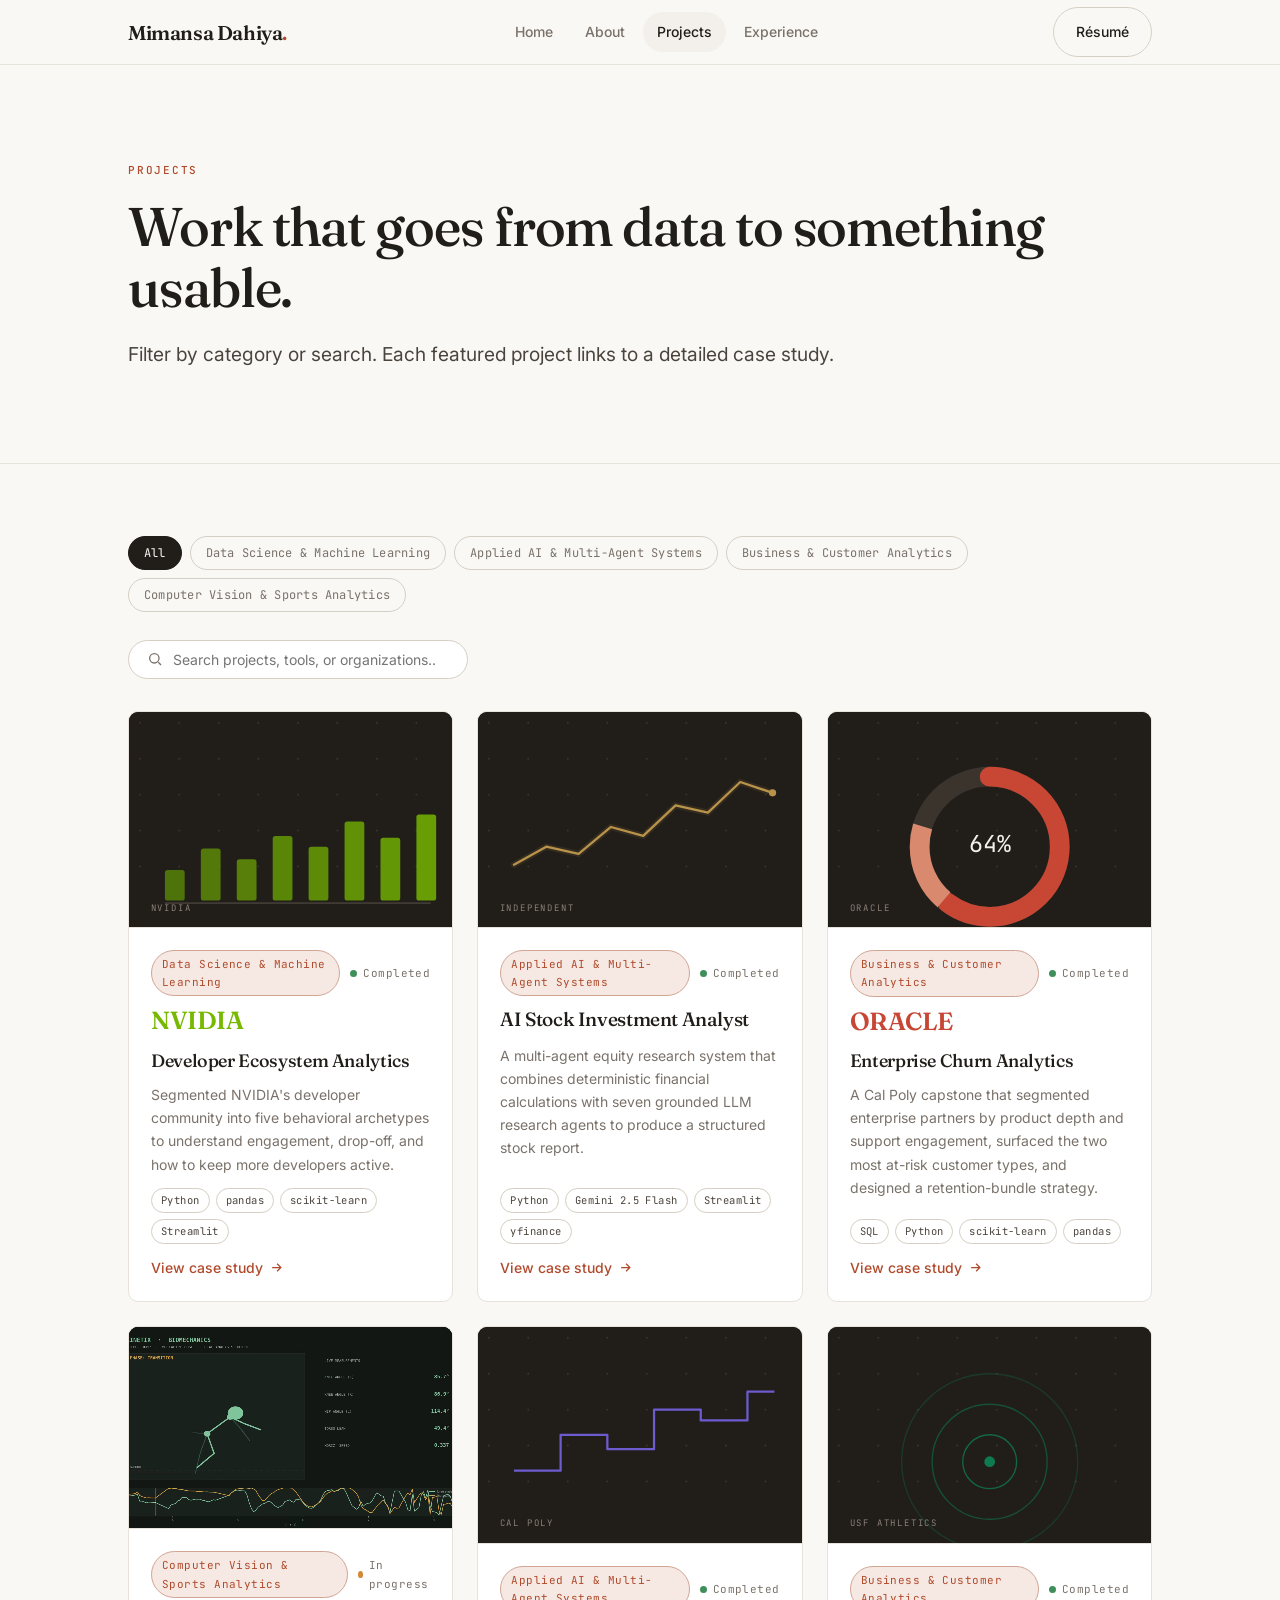
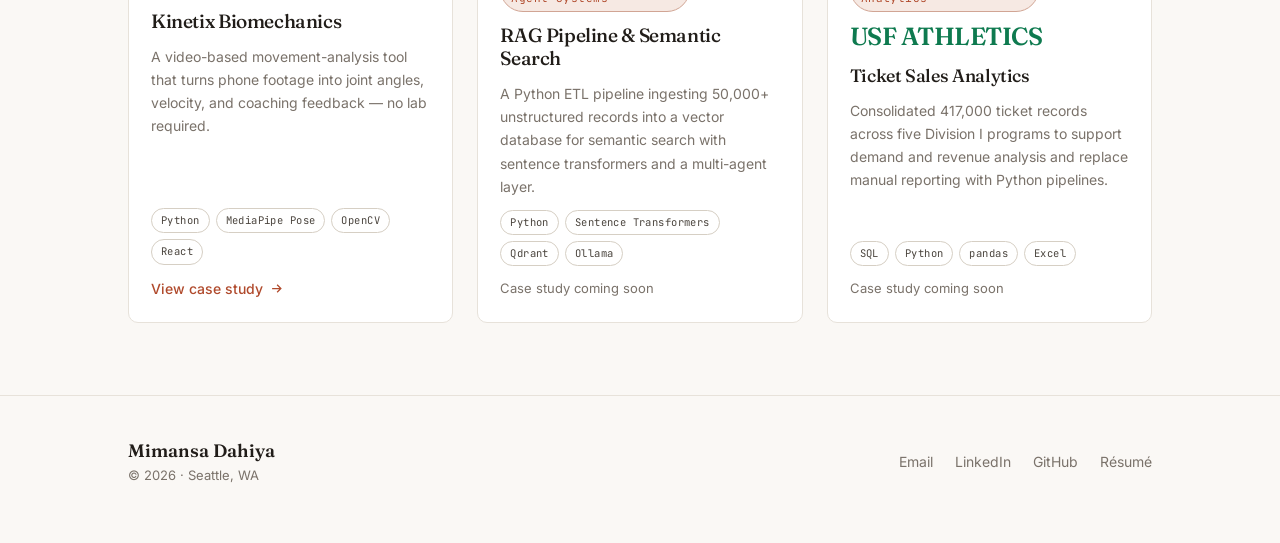
<file: projects.html>
<!DOCTYPE html>
<html lang="en">
<head>
  <meta charset="UTF-8">
  <meta name="viewport" content="width=device-width, initial-scale=1.0">
  <title>Projects — Mimansa Dahiya</title>
  <meta name="description" content="Selected projects by Mimansa Dahiya across data science, applied AI, financial analytics, and computer vision.">
  <link rel="icon" type="image/svg+xml" href="assets/favicon.svg">
  <link rel="preconnect" href="https://fonts.googleapis.com">
  <link rel="preconnect" href="https://fonts.gstatic.com" crossorigin>
  <link href="https://fonts.googleapis.com/css2?family=Fraunces:opsz,wght@9..144,400;9..144,500;9..144,600&family=Inter:wght@400;500;600&family=JetBrains+Mono:wght@400;500&display=swap" rel="stylesheet">
  <link rel="stylesheet" href="assets/css/style.css">
  <meta property="og:title" content="Projects — Mimansa Dahiya">
  <meta property="og:description" content="Data science, applied AI, financial analytics, and computer vision projects.">
  <meta property="og:type" content="website">
  <meta property="og:url" content="https://mimansadahiya.github.io/ml-portfolio/projects.html">
</head>
<body>
  <a class="skip-link" href="#main">Skip to content</a>

  <header class="site-header">
    <div class="container nav">
      <a class="nav__brand" href="index.html">Mimansa Dahiya<span>.</span></a>
      <nav aria-label="Primary">
        <ul class="nav__links">
          <li><a href="index.html">Home</a></li>
          <li><a href="about.html">About</a></li>
          <li><a href="projects.html" class="is-active">Projects</a></li>
          <li><a href="experience.html">Experience</a></li>
        </ul>
      </nav>
      <div class="nav__right">
        <a class="btn btn--ghost nav__cta" href="assets/Mimansa-Dahiya-Resume.pdf" target="_blank" rel="noopener">Résumé</a>
        <button class="nav__toggle" aria-label="Open menu" aria-expanded="false">
          <svg width="20" height="20" viewBox="0 0 24 24" fill="none" stroke="currentColor" stroke-width="2" stroke-linecap="round"><path d="M4 7h16M4 12h16M4 17h16"/></svg>
        </button>
      </div>
    </div>
  </header>

  <main id="main">
    <section class="case-hero">
      <div class="container">
        <p class="eyebrow">Projects</p>
        <h1>Work that goes from data to something usable.</h1>
        <p class="case-hero__sub">Filter by category or search. Each featured project links to a detailed case study.</p>
      </div>
    </section>

    <section class="section section--tight">
      <div class="container">
        <div class="filterbar" id="filterbar" role="group" aria-label="Filter by category"></div>
        <label class="searchbox" for="search">
          <svg viewBox="0 0 24 24" fill="none" stroke="currentColor" stroke-width="2"><circle cx="11" cy="11" r="7"/><path d="M21 21l-4-4"/></svg>
          <input type="search" id="search" placeholder="Search projects, tools, or organizations…" aria-label="Search projects">
        </label>
        <div class="projects-grid" id="projects-grid"></div>
        <p id="empty" class="muted hidden" style="margin-top:32px">No projects match that search. Try a different term or category.</p>
      </div>
    </section>
  </main>

  <footer class="site-footer">
    <div class="container site-footer__inner">
      <div>
        <div style="font-family:var(--font-display);font-weight:600;font-size:18px">Mimansa Dahiya</div>
        <div class="site-footer__meta">© 2026 · Seattle, WA</div>
      </div>
      <div class="site-footer__links">
        <a href="mailto:dahiya.mimansa@gmail.com">Email</a>
        <a href="https://www.linkedin.com/in/mimansa-dahiya" target="_blank" rel="noopener noreferrer">LinkedIn</a>
        <a href="https://github.com/mimansadahiya" target="_blank" rel="noopener noreferrer">GitHub</a>
        <a href="assets/Mimansa-Dahiya-Resume.pdf" target="_blank" rel="noopener">Résumé</a>
      </div>
    </div>
  </footer>

  <script src="js/data.js"></script>
  <script src="js/app.js"></script>
  <script>
    (function () {
      var A = window.App;
      var P = window.PROJECTS;
      var CATS = window.CATEGORIES;

      var state = { category: "all", query: "" };
      var bar = document.getElementById("filterbar");
      var grid = document.getElementById("projects-grid");
      var search = document.getElementById("search");
      var empty = document.getElementById("empty");

      // Build filter chips: "All" + every category present in the data
      var cats = ["all"];
      Object.keys(CATS).forEach(function (k) {
        if (P.some(function (p) { return p.category === k; })) cats.push(k);
      });

      function renderChips() {
        bar.innerHTML = cats.map(function (c) {
          var label = c === "all" ? "All" : CATS[c];
          return '<button class="filter-chip' + (state.category === c ? " is-active" : "") +
            '" data-cat="' + c + '" aria-pressed="' + (state.category === c) + '">' + label + '</button>';
        }).join("");
      }

      function matches(p) {
        if (state.category !== "all" && p.category !== state.category) return false;
        if (!state.query) return true;
        var hay = (p.title + " " + (p.org || "") + " " + (p.client || "") + " " + p.summary + " " + (p.tech || []).join(" ")).toLowerCase();
        return hay.indexOf(state.query.toLowerCase()) !== -1;
      }

      function render() {
        var list = P.filter(matches);
        grid.innerHTML = list.map(A.projectCard).join("");
        empty.classList.toggle("hidden", list.length > 0);
        A.initReveal();
      }

      bar.addEventListener("click", function (e) {
        var btn = e.target.closest(".filter-chip");
        if (!btn) return;
        state.category = btn.getAttribute("data-cat");
        renderChips();
        render();
      });

      search.addEventListener("input", function () {
        state.query = search.value.trim();
        render();
      });

      renderChips();
      render();
      A.initNav();
      A.initPreviews();
    })();
  </script>
</body>
</html>
</file>
<file: assets/css/style.css>
/* ==========================================================================
   Mimansa Dahiya — Portfolio Design System
   Editorial / analytical hybrid. Warm paper, ink text, serif display,
   mono labels, one rust accent. Light editorial surfaces with deep-ink
   analytical panels for case studies.
   ========================================================================== */

:root {
  /* Palette */
  --paper: #faf8f5;
  --paper-2: #f3f0eb;
  --surface: #ffffff;
  --ink: #211d19;
  --ink-soft: #4a443d;
  --muted: #7a726a;
  --line: #e7e2da;
  --line-strong: #d6cfc4;
  --accent: #b04a2c;
  --accent-ink: #8c3b22;
  --accent-tint: #f6e9e3;
  --ink-panel: #211d19;
  --ink-panel-2: #2b2621;
  --ink-panel-text: #f3efea;
  --ink-panel-muted: #b6ada2;
  --ink-panel-line: #3a342d;

  /* Type */
  --font-display: "Fraunces", "Georgia", serif;
  --font-body: "Inter", -apple-system, BlinkMacSystemFont, "Segoe UI", sans-serif;
  --font-mono: "JetBrains Mono", "SFMono-Regular", "Menlo", monospace;

  /* Metrics */
  --maxw: 1120px;
  --maxw-narrow: 720px;
  --radius: 10px;
  --radius-sm: 6px;
  --gutter: clamp(20px, 5vw, 48px);
  --nav-h: 64px;
  --shadow-sm: 0 1px 2px rgba(32, 26, 20, 0.05);
  --shadow-md: 0 12px 40px -18px rgba(32, 26, 20, 0.22);
  --ease: cubic-bezier(0.22, 1, 0.36, 1);
}

*,
*::before,
*::after {
  box-sizing: border-box;
  margin: 0;
  padding: 0;
}

html {
  scroll-behavior: smooth;
  -webkit-text-size-adjust: 100%;
}

body {
  font-family: var(--font-body);
  background: var(--paper);
  color: var(--ink);
  line-height: 1.65;
  font-size: 16px;
  -webkit-font-smoothing: antialiased;
  text-rendering: optimizeLegibility;
  overflow-x: hidden;
}

::selection {
  background: var(--accent);
  color: #fff;
}

img,
svg {
  display: block;
  max-width: 100%;
}

a {
  color: inherit;
  text-decoration: none;
}

/* -------------------------------------------------------------------------
   Typography
   ------------------------------------------------------------------------- */

h1, h2, h3, h4 {
  font-family: var(--font-display);
  font-weight: 500;
  letter-spacing: -0.02em;
  line-height: 1.12;
  color: var(--ink);
}

.display {
  font-family: var(--font-display);
  font-weight: 480;
  letter-spacing: -0.03em;
  line-height: 1.04;
  font-size: clamp(2.6rem, 7.2vw, 5.1rem);
}

.eyebrow {
  font-family: var(--font-mono);
  font-size: 11px;
  letter-spacing: 0.16em;
  text-transform: uppercase;
  color: var(--accent);
  font-weight: 500;
}

.eyebrow--muted {
  color: var(--muted);
}

.lead {
  font-size: clamp(1.15rem, 2vw, 1.35rem);
  line-height: 1.55;
  color: var(--ink-soft);
  max-width: 34em;
}

.muted {
  color: var(--muted);
}

.mono {
  font-family: var(--font-mono);
}

/* -------------------------------------------------------------------------
   Layout helpers
   ------------------------------------------------------------------------- */

.container {
  max-width: var(--maxw);
  margin: 0 auto;
  padding-left: var(--gutter);
  padding-right: var(--gutter);
}

.container--narrow {
  max-width: var(--maxw-narrow);
}

.section {
  padding: clamp(64px, 10vw, 128px) 0;
}

.section--tight {
  padding: clamp(40px, 6vw, 72px) 0;
}

.section-head {
  max-width: 34em;
  margin-bottom: clamp(32px, 5vw, 56px);
}

.section-head h2 {
  font-size: clamp(1.75rem, 3.4vw, 2.4rem);
  margin: 14px 0 16px;
}

.section-head p {
  color: var(--muted);
  font-size: 1.05rem;
}

.grid {
  display: grid;
  gap: 24px;
}

/* -------------------------------------------------------------------------
   Buttons & links
   ------------------------------------------------------------------------- */

.btn {
  display: inline-flex;
  align-items: center;
  gap: 8px;
  font-family: var(--font-body);
  font-size: 14px;
  font-weight: 500;
  padding: 12px 22px;
  border-radius: 999px;
  border: 1px solid transparent;
  cursor: pointer;
  transition: transform 0.25s var(--ease), background 0.25s var(--ease),
    border-color 0.25s var(--ease), color 0.25s var(--ease);
  white-space: nowrap;
}

.btn:active {
  transform: translateY(1px);
}

.btn--primary {
  background: var(--ink);
  color: var(--paper);
}

.btn--primary:hover {
  background: var(--accent);
  color: #fff;
}

.btn--accent {
  background: var(--accent);
  color: #fff;
}

.btn--accent:hover {
  background: var(--accent-ink);
}

.btn--ghost {
  border-color: var(--line-strong);
  color: var(--ink);
}

.btn--ghost:hover {
  border-color: var(--ink);
}

.btn--ghost-invert {
  border-color: var(--ink-panel-line);
  color: var(--ink-panel-text);
}

.btn--ghost-invert:hover {
  border-color: var(--ink-panel-text);
}

.link-arrow {
  display: inline-flex;
  align-items: center;
  gap: 6px;
  font-size: 14px;
  font-weight: 500;
  color: var(--accent);
  transition: gap 0.25s var(--ease), color 0.25s var(--ease);
}

.link-arrow:hover {
  gap: 10px;
  color: var(--accent-ink);
}

.link-arrow svg {
  width: 15px;
  height: 15px;
}

/* -------------------------------------------------------------------------
   Navigation
   ------------------------------------------------------------------------- */

.site-header {
  position: sticky;
  top: 0;
  z-index: 100;
  background: rgba(250, 248, 245, 0.92);
  background: color-mix(in srgb, var(--paper) 86%, transparent);
  -webkit-backdrop-filter: saturate(1.4) blur(10px);
  backdrop-filter: saturate(1.4) blur(10px);
  border-bottom: 1px solid var(--line);
}

.nav {
  display: flex;
  align-items: center;
  justify-content: space-between;
  height: var(--nav-h);
}

.nav__brand {
  font-family: var(--font-display);
  font-weight: 600;
  font-size: 20px;
  letter-spacing: -0.02em;
  color: var(--ink);
}

.nav__brand span {
  color: var(--accent);
}

.nav__links {
  display: flex;
  align-items: center;
  gap: 4px;
  list-style: none;
}

.nav__links a {
  display: inline-flex;
  align-items: center;
  padding: 8px 14px;
  border-radius: 999px;
  font-size: 14px;
  font-weight: 500;
  color: var(--muted);
  transition: color 0.2s var(--ease), background 0.2s var(--ease);
}

.nav__links a:hover {
  color: var(--ink);
}

.nav__links a.is-active {
  color: var(--ink);
  background: var(--paper-2);
}

.nav__cta {
  margin-left: 8px;
}

.nav__right {
  display: flex;
  align-items: center;
  gap: 10px;
}

.lead-in {
  font-family: var(--font-display);
  font-size: clamp(1.25rem, 2.4vw, 1.55rem);
  line-height: 1.4;
  color: var(--ink);
  margin-bottom: clamp(40px, 6vw, 64px);
  max-width: 30em;
}

/* Prominent project/company name */
.project-org {
  font-family: var(--font-display);
  font-weight: 600;
  letter-spacing: -0.04em;
  line-height: 0.92;
  font-size: clamp(3rem, 11vw, 7rem);
  text-transform: uppercase;
  margin: 10px 0 2px;
}

.project-org--card {
  font-family: var(--font-display);
  font-weight: 600;
  letter-spacing: -0.02em;
  font-size: 1.55rem;
  line-height: 1.02;
  text-transform: uppercase;
}

/* Subtle card motion */
.project-card__visual {
  transition: transform 0.5s var(--ease);
}

.project-card__visual svg {
  transition: transform 0.6s var(--ease);
}

.project-card:hover .project-card__visual svg {
  transform: scale(1.06) translateY(-5px);
}

.featured-item__visual svg {
  transition: transform 0.7s var(--ease);
}

.featured-item:hover .featured-item__visual svg {
  transform: scale(1.05) translateY(-4px);
}

/* Video product preview */
.preview {
  position: relative;
  width: 100%;
  height: 100%;
  overflow: hidden;
  background: var(--ink-panel);
}

.preview__poster {
  position: absolute;
  inset: 0;
  width: 100%;
  height: 100%;
  object-fit: cover;
  display: block;
}

.preview__video {
  position: relative;
  z-index: 1;
  width: 100%;
  height: 100%;
  object-fit: cover;
  display: block;
  transition: transform 0.7s var(--ease);
}

.preview__poster {
  transition: transform 0.7s var(--ease);
}

.project-card:hover .project-card__visual--preview .preview__video,
.project-card:hover .project-card__visual--preview .preview__poster,
.featured-item:hover .featured-item__visual--preview .preview__video,
.featured-item:hover .featured-item__visual--preview .preview__poster {
  transform: scale(1.05);
}

.preview--large {
  aspect-ratio: 16 / 9;
  border-radius: var(--radius);
  border: 1px solid var(--line-strong);
}

@media (prefers-reduced-motion: reduce) {
  .preview__video {
    display: none;
  }
}

.nav__toggle {
  display: none;
  background: none;
  border: 1px solid var(--line-strong);
  border-radius: 8px;
  width: 40px;
  height: 40px;
  cursor: pointer;
  align-items: center;
  justify-content: center;
  color: var(--ink);
}

/* -------------------------------------------------------------------------
   Hero (home)
   ------------------------------------------------------------------------- */

.hero {
  padding: clamp(64px, 12vw, 140px) 0 clamp(48px, 8vw, 96px);
  border-bottom: 1px solid var(--line);
}

.hero__inner {
  max-width: var(--maxw);
}

.hero__grid {
  display: grid;
  grid-template-columns: minmax(0, 1.4fr) minmax(0, 1fr);
  gap: clamp(32px, 6vw, 80px);
  align-items: end;
}

.hero h1 {
  margin: 22px 0 24px;
}

.hero__sub {
  font-size: clamp(1.05rem, 1.8vw, 1.22rem);
  color: var(--ink-soft);
  max-width: 34em;
  margin-bottom: 34px;
}

.hero__actions {
  display: flex;
  flex-wrap: wrap;
  gap: 12px;
}

.hero__aside {
  border-left: 1px solid var(--line);
  padding-left: clamp(20px, 3vw, 36px);
}

.hero__aside p {
  color: var(--muted);
  font-size: 14.5px;
  margin-bottom: 18px;
  max-width: 30em;
}

.hero__aside .mono {
  display: block;
  font-size: 12px;
  color: var(--muted);
  margin-bottom: 8px;
  letter-spacing: 0.04em;
}

/* -------------------------------------------------------------------------
   Featured work cards
   ------------------------------------------------------------------------- */

.featured-list {
  display: grid;
  gap: 1px;
  background: var(--line);
  border: 1px solid var(--line);
  border-radius: var(--radius);
  overflow: hidden;
}

.featured-item {
  display: grid;
  grid-template-columns: minmax(0, 1fr) minmax(240px, 320px);
  gap: clamp(20px, 4vw, 48px);
  background: var(--surface);
  padding: clamp(24px, 3vw, 40px);
  align-items: center;
  transition: background 0.25s var(--ease);
}

.featured-item:hover {
  background: #fffdfb;
}

.featured-item__meta {
  display: flex;
  align-items: center;
  gap: 10px;
  flex-wrap: wrap;
  margin-bottom: 14px;
}

.featured-item h3 {
  font-size: clamp(1.35rem, 2.4vw, 1.7rem);
  margin-bottom: 10px;
}

.featured-item h3 a {
  transition: color 0.2s var(--ease);
}

.featured-item h3 a:hover {
  color: var(--accent);
}

.featured-item p {
  color: var(--muted);
  font-size: 14.5px;
  margin-bottom: 18px;
  max-width: 46em;
}

.featured-item__visual {
  aspect-ratio: 4 / 3;
  border-radius: var(--radius-sm);
  border: 1px solid var(--line);
  background: var(--ink-panel);
  position: relative;
  overflow: hidden;
}

.featured-item__visual svg {
  width: 100%;
  height: 100%;
}

/* Tags */
.tag {
  display: inline-flex;
  align-items: center;
  font-family: var(--font-mono);
  font-size: 11px;
  letter-spacing: 0.04em;
  padding: 4px 10px;
  border-radius: 999px;
  border: 1px solid var(--line-strong);
  color: var(--ink-soft);
  background: var(--surface);
}

.tag--accent {
  border-color: color-mix(in srgb, var(--accent) 40%, var(--line));
  color: var(--accent);
  background: var(--accent-tint);
}

.status-dot {
  display: inline-flex;
  align-items: center;
  gap: 6px;
  font-family: var(--font-mono);
  font-size: 11px;
  letter-spacing: 0.04em;
  color: var(--muted);
}

.status-dot::before {
  content: "";
  width: 7px;
  height: 7px;
  border-radius: 50%;
  background: var(--line-strong);
}

.status-dot--active::before {
  background: #3f8f5b;
}

.status-dot--wip::before {
  background: #d18a3a;
}

/* -------------------------------------------------------------------------
   Project grid + filters
   ------------------------------------------------------------------------- */

.filterbar {
  display: flex;
  flex-wrap: wrap;
  gap: 8px;
  margin-bottom: 28px;
}

.filter-chip {
  font-family: var(--font-mono);
  font-size: 12px;
  letter-spacing: 0.02em;
  padding: 8px 15px;
  border-radius: 999px;
  border: 1px solid var(--line-strong);
  background: transparent;
  color: var(--muted);
  cursor: pointer;
  transition: all 0.2s var(--ease);
}

.filter-chip:hover {
  border-color: var(--ink);
  color: var(--ink);
}

.filter-chip.is-active {
  background: var(--ink);
  border-color: var(--ink);
  color: var(--paper);
}

.searchbox {
  display: flex;
  align-items: center;
  gap: 10px;
  border: 1px solid var(--line-strong);
  border-radius: 999px;
  padding: 10px 18px;
  background: var(--surface);
  max-width: 340px;
  margin-bottom: 32px;
}

.searchbox input {
  border: none;
  outline: none;
  background: transparent;
  font-family: var(--font-body);
  font-size: 14px;
  color: var(--ink);
  width: 100%;
}

.searchbox svg {
  width: 16px;
  height: 16px;
  color: var(--muted);
  flex-shrink: 0;
}

.projects-grid {
  display: grid;
  grid-template-columns: repeat(auto-fill, minmax(320px, 1fr));
  gap: 24px;
}

.project-card {
  display: flex;
  flex-direction: column;
  background: var(--surface);
  border: 1px solid var(--line);
  border-radius: var(--radius);
  overflow: hidden;
  transition: transform 0.3s var(--ease), box-shadow 0.3s var(--ease),
    border-color 0.3s var(--ease);
}

.project-card:hover {
  transform: translateY(-3px);
  box-shadow: var(--shadow-md);
  border-color: var(--line-strong);
}

.project-card__visual {
  aspect-ratio: 16 / 10;
  border-bottom: 1px solid var(--line);
  background: var(--ink-panel);
}

.project-card__visual svg {
  width: 100%;
  height: 100%;
}

.project-card__body {
  padding: 22px;
  display: flex;
  flex-direction: column;
  gap: 12px;
  flex: 1;
}

.project-card__top {
  display: flex;
  align-items: center;
  justify-content: space-between;
  gap: 10px;
}

.project-card h3 {
  font-size: 1.2rem;
  line-height: 1.2;
}

.project-card h3 a:hover {
  color: var(--accent);
}

.project-card__summary {
  color: var(--muted);
  font-size: 14px;
  flex: 1;
}

.project-card__tags {
  display: flex;
  flex-wrap: wrap;
  gap: 6px;
}

.project-card__tags .tag {
  font-size: 10.5px;
  padding: 3px 9px;
}

/* -------------------------------------------------------------------------
   Case study layout
   ------------------------------------------------------------------------- */

.case-hero {
  padding: clamp(48px, 8vw, 96px) 0 clamp(40px, 6vw, 64px);
  border-bottom: 1px solid var(--line);
}

.case-hero .eyebrow {
  margin-bottom: 18px;
}

.case-hero h1 {
  font-size: clamp(2rem, 5vw, 3.4rem);
  max-width: 22em;
  margin-bottom: 20px;
}

.case-hero__sub {
  font-size: clamp(1.05rem, 1.8vw, 1.2rem);
  color: var(--ink-soft);
  max-width: 46em;
  margin-bottom: 28px;
}

.case-meta {
  display: flex;
  flex-wrap: wrap;
  gap: 10px;
  margin-bottom: 28px;
}

.case-links {
  display: flex;
  flex-wrap: wrap;
  gap: 10px;
}

.case-body {
  padding: clamp(48px, 8vw, 88px) 0;
}

.case-body h2 {
  font-size: clamp(1.5rem, 3vw, 1.9rem);
  margin: 0 0 18px;
}

.case-body h3 {
  font-size: 1.25rem;
  margin: 0 0 12px;
}

.case-body p {
  color: var(--ink-soft);
  margin-bottom: 18px;
}

.case-body .lead-in {
  font-size: 1.08rem;
}

.case-section {
  margin-bottom: clamp(48px, 7vw, 80px);
}

.case-section__head {
  display: flex;
  align-items: baseline;
  gap: 16px;
  margin-bottom: 24px;
  padding-bottom: 12px;
  border-bottom: 1px solid var(--line);
}

.case-section__head .eyebrow {
  white-space: nowrap;
}

.case-grid-2 {
  display: grid;
  grid-template-columns: 1fr 1fr;
  gap: 28px;
}

/* Prose list */
.case-body ul,
.case-body ol {
  margin: 0 0 18px 22px;
  color: var(--ink-soft);
}

.case-body li {
  margin-bottom: 8px;
}

.case-body strong {
  color: var(--ink);
  font-weight: 600;
}

/* Callout */
.callout {
  border-left: 3px solid var(--accent);
  background: var(--accent-tint);
  padding: 20px 24px;
  border-radius: 0 var(--radius) var(--radius) 0;
  margin: 24px 0;
}

.callout--note {
  border-left-color: var(--line-strong);
  background: var(--paper-2);
}

.callout p {
  margin: 0;
  font-size: 14.5px;
  color: var(--ink-soft);
}

.callout .callout__label {
  font-family: var(--font-mono);
  font-size: 11px;
  letter-spacing: 0.1em;
  text-transform: uppercase;
  color: var(--accent);
  display: block;
  margin-bottom: 6px;
}

/* KPI band */
.kpi-band {
  display: grid;
  grid-template-columns: repeat(auto-fit, minmax(160px, 1fr));
  gap: 1px;
  background: var(--line);
  border: 1px solid var(--line);
  border-radius: var(--radius);
  overflow: hidden;
}

.kpi {
  background: var(--surface);
  padding: 24px 20px;
}

.kpi__value {
  font-family: var(--font-mono);
  font-size: clamp(1.5rem, 2.6vw, 2rem);
  letter-spacing: -0.02em;
  color: var(--ink);
  line-height: 1.1;
  margin-bottom: 6px;
}

.kpi__label {
  font-size: 13px;
  color: var(--muted);
  line-height: 1.4;
}

.kpi__note {
  font-family: var(--font-mono);
  font-size: 11px;
  color: var(--muted);
  margin-top: 8px;
}

/* Analytical dark panels */
.panel {
  background: var(--ink-panel);
  color: var(--ink-panel-text);
  border-radius: var(--radius);
  padding: clamp(24px, 3.5vw, 40px);
}

.panel h2,
.panel h3,
.panel h4 {
  color: var(--ink-panel-text);
}

.panel p {
  color: var(--ink-panel-muted);
}

.panel .eyebrow {
  color: #d98a6e;
}

.panel--diagram {
  overflow: hidden;
}

.panel--diagram img,
.panel--diagram svg {
  width: 100%;
  height: auto;
}

.panel__caption {
  font-family: var(--font-mono);
  font-size: 11.5px;
  letter-spacing: 0.02em;
  color: var(--ink-panel-muted);
  margin-top: 16px;
  line-height: 1.6;
}

.panel__caption--disclaimer {
  color: #9d948a;
}

/* Data table / lists in dark panels */
.panel-list {
  list-style: none;
}

.panel-list li {
  display: flex;
  gap: 14px;
  padding: 14px 0;
  border-bottom: 1px solid var(--ink-panel-line);
  color: var(--ink-panel-muted);
  font-size: 14.5px;
}

.panel-list li:last-child {
  border-bottom: none;
}

.panel-list__idx {
  font-family: var(--font-mono);
  font-size: 12px;
  color: #d98a6e;
  min-width: 22px;
  padding-top: 2px;
}

.panel-list strong {
  color: var(--ink-panel-text);
  font-weight: 600;
}

/* Role / ownership split */
.role-split {
  display: grid;
  grid-template-columns: 1fr 1fr;
  gap: 1px;
  background: var(--line);
  border: 1px solid var(--line);
  border-radius: var(--radius);
  overflow: hidden;
}

.role-split > div {
  background: var(--surface);
  padding: 24px;
}

.role-split h4 {
  font-size: 1rem;
  margin-bottom: 14px;
}

.role-split ul {
  margin-left: 18px;
  color: var(--ink-soft);
  font-size: 14px;
}

.role-split li {
  margin-bottom: 7px;
}

/* Status / progress list */
.progress-item {
  display: flex;
  gap: 14px;
  padding: 16px 0;
  border-bottom: 1px solid var(--ink-panel-line);
  align-items: flex-start;
}

.progress-item:last-child {
  border-bottom: none;
}

.progress-item__state {
  font-family: var(--font-mono);
  font-size: 11px;
  letter-spacing: 0.02em;
  padding: 3px 9px;
  border-radius: 999px;
  white-space: nowrap;
  margin-top: 1px;
}

.progress-item__state--done {
  background: rgba(63, 143, 91, 0.16);
  color: #7fc49a;
}

.progress-item__state--wip {
  background: rgba(209, 138, 58, 0.16);
  color: #e0ab6d;
}

.progress-item__state--planned {
  background: rgba(150, 140, 130, 0.16);
  color: #b6ada2;
}

.progress-item p {
  color: var(--ink-panel-muted);
  font-size: 14px;
  margin: 0;
}

.progress-item strong {
  color: var(--ink-panel-text);
}

/* Related projects */
.related {
  display: grid;
  grid-template-columns: repeat(auto-fit, minmax(240px, 1fr));
  gap: 16px;
}

.related a {
  display: block;
  background: var(--surface);
  border: 1px solid var(--line);
  border-radius: var(--radius);
  padding: 20px;
  transition: border-color 0.25s var(--ease), transform 0.25s var(--ease);
}

.related a:hover {
  border-color: var(--accent);
  transform: translateY(-2px);
}

.related .eyebrow {
  display: block;
  margin-bottom: 8px;
  font-size: 10px;
}

.related h4 {
  font-size: 1.05rem;
  margin-bottom: 6px;
}

.related p {
  font-size: 13px;
  color: var(--muted);
}

/* -------------------------------------------------------------------------
   Charts (inline, data-driven)
   ------------------------------------------------------------------------- */

.chart__title {
  font-family: var(--font-display);
  font-size: 1.15rem;
  margin-bottom: 20px;
  color: var(--ink);
}

.chart[data-theme="dark"] .chart__title {
  color: var(--ink-panel-text);
}

.chart-row {
  display: grid;
  grid-template-columns: 120px 1fr 42px;
  align-items: center;
  gap: 14px;
  margin-bottom: 12px;
}

.chart-row__label {
  font-size: 13px;
  color: var(--muted);
  white-space: nowrap;
  overflow: hidden;
  text-overflow: ellipsis;
}

.chart[data-theme="dark"] .chart-row__label {
  color: var(--ink-panel-muted);
}

.chart-row__track {
  height: 14px;
  border-radius: 4px;
  background: var(--paper-2);
  overflow: hidden;
}

.chart[data-theme="dark"] .chart-row__track {
  background: var(--ink-panel-2);
}

.chart-row__fill {
  height: 100%;
  border-radius: 4px;
  background: var(--accent);
  transition: width 0.8s var(--ease);
}

.chart[data-theme="dark"] .chart-row__fill {
  background: #d98a6e;
}

.chart-row__value {
  font-family: var(--font-mono);
  font-size: 13px;
  text-align: right;
  color: var(--ink-soft);
}

.chart[data-theme="dark"] .chart-row__value {
  color: var(--ink-panel-text);
}

.chart__caption {
  font-family: var(--font-mono);
  font-size: 11.5px;
  letter-spacing: 0.02em;
  color: var(--muted);
  margin-top: 16px;
}

.chart[data-theme="dark"] .chart__caption {
  color: var(--ink-panel-muted);
}

.chart--donut .chart-donut__wrap {
  display: grid;
  grid-template-columns: 200px 1fr;
  gap: 28px;
  align-items: center;
}

.chart-donut {
  width: 200px;
  height: 200px;
}

.chart-legend {
  list-style: none;
}

.chart-legend li {
  display: grid;
  grid-template-columns: 12px 1fr auto;
  align-items: center;
  gap: 10px;
  padding: 8px 0;
  border-bottom: 1px solid var(--line);
  font-size: 14px;
  color: var(--ink-soft);
}

.chart[data-theme="dark"] .chart-legend li {
  border-bottom-color: var(--ink-panel-line);
  color: var(--ink-panel-muted);
}

.chart-legend__dot {
  width: 10px;
  height: 10px;
  border-radius: 50%;
}

.chart-legend__value {
  font-family: var(--font-mono);
  font-size: 13px;
  color: var(--muted);
}

.chart[data-theme="dark"] .chart-legend__value {
  color: var(--ink-panel-text);
}

@media (max-width: 560px) {
  .chart-row {
    grid-template-columns: 84px 1fr 36px;
    gap: 10px;
  }
  .chart--donut .chart-donut__wrap {
    grid-template-columns: 1fr;
  }
}

/* -------------------------------------------------------------------------
   Experience timeline
   ------------------------------------------------------------------------- */

.timeline {
  position: relative;
  padding-left: 28px;
}

.timeline::before {
  content: "";
  position: absolute;
  left: 7px;
  top: 6px;
  bottom: 6px;
  width: 1px;
  background: var(--line-strong);
}

.timeline-item {
  position: relative;
  padding-bottom: 40px;
}

.timeline-item:last-child {
  padding-bottom: 0;
}

.timeline-item::before {
  content: "";
  position: absolute;
  left: -27px;
  top: 6px;
  width: 11px;
  height: 11px;
  border-radius: 50%;
  background: var(--accent);
  border: 2px solid var(--paper);
  box-shadow: 0 0 0 1px var(--accent);
}

.timeline-item__date {
  font-family: var(--font-mono);
  font-size: 12px;
  letter-spacing: 0.03em;
  color: var(--muted);
  margin-bottom: 6px;
}

.timeline-item h3 {
  font-size: 1.25rem;
  margin-bottom: 4px;
}

.timeline-item__org {
  color: var(--accent);
  font-size: 14px;
  font-weight: 500;
  margin-bottom: 12px;
}

.timeline-item ul {
  margin-left: 20px;
  color: var(--ink-soft);
  font-size: 14.5px;
}

.timeline-item li {
  margin-bottom: 7px;
}

/* -------------------------------------------------------------------------
   Skills
   ------------------------------------------------------------------------- */

.skills-grid {
  display: grid;
  grid-template-columns: repeat(auto-fit, minmax(280px, 1fr));
  gap: 20px;
}

.skill-group {
  background: var(--surface);
  border: 1px solid var(--line);
  border-radius: var(--radius);
  padding: 24px;
}

.skill-group h3 {
  font-size: 1.05rem;
  margin-bottom: 4px;
}

.skill-group .eyebrow {
  font-size: 10px;
  margin-bottom: 16px;
}

.skill-list {
  display: flex;
  flex-wrap: wrap;
  gap: 7px;
}

/* -------------------------------------------------------------------------
   Contact / footer
   ------------------------------------------------------------------------- */

.contact-panel {
  background: var(--ink-panel);
  border-radius: var(--radius);
  padding: clamp(32px, 5vw, 56px);
  color: var(--ink-panel-text);
}

.contact-panel h2 {
  color: var(--ink-panel-text);
  font-size: clamp(1.6rem, 3vw, 2.1rem);
  margin: 12px 0 16px;
}

.contact-panel p {
  color: var(--ink-panel-muted);
  max-width: 40em;
  margin-bottom: 28px;
}

.contact-panel .eyebrow {
  color: #d98a6e;
}

.contact-panel__actions {
  display: flex;
  flex-wrap: wrap;
  gap: 10px;
}

.site-footer {
  border-top: 1px solid var(--line);
  padding: 40px 0 56px;
  margin-top: 0;
}

.site-footer__inner {
  display: flex;
  flex-wrap: wrap;
  justify-content: space-between;
  gap: 24px;
  align-items: center;
}

.site-footer__links {
  display: flex;
  flex-wrap: wrap;
  gap: 22px;
  font-size: 14px;
  color: var(--muted);
}

.site-footer__links a:hover {
  color: var(--ink);
}

.site-footer__meta {
  font-size: 13px;
  color: var(--muted);
}

/* -------------------------------------------------------------------------
   Misc / utilities
   ------------------------------------------------------------------------- */

.divider {
  border: none;
  border-top: 1px solid var(--line);
  margin: 0;
}

.skip-link {
  position: absolute;
  left: -9999px;
  top: 0;
  background: var(--ink);
  color: #fff;
  padding: 10px 16px;
  z-index: 200;
}

.skip-link:focus {
  left: 0;
}

.hidden {
  display: none !important;
}

/* Reveal-on-scroll (subtle, respects reduced motion) */
.reveal {
  opacity: 0;
  transform: translateY(16px);
  transition: opacity 0.7s var(--ease), transform 0.7s var(--ease);
}

.reveal.is-visible {
  opacity: 1;
  transform: none;
}

@media (prefers-reduced-motion: reduce) {
  html {
    scroll-behavior: auto;
  }
  .reveal {
    opacity: 1;
    transform: none;
    transition: none;
  }
  * {
    animation-duration: 0.001ms !important;
    transition-duration: 0.001ms !important;
  }
}

/* -------------------------------------------------------------------------
   Responsive
   ------------------------------------------------------------------------- */

@media (max-width: 860px) {
  .hero__grid {
    grid-template-columns: 1fr;
  }
  .hero__aside {
    border-left: none;
    padding-left: 0;
    border-top: 1px solid var(--line);
    padding-top: 24px;
  }
  .featured-item {
    grid-template-columns: 1fr;
  }
  .featured-item__visual {
    order: -1;
  }
  .case-grid-2,
  .role-split {
    grid-template-columns: 1fr;
  }
}

@media (max-width: 680px) {
  .nav__toggle {
    display: inline-flex;
  }
  .nav__links {
    position: absolute;
    top: var(--nav-h);
    left: 0;
    right: 0;
    flex-direction: column;
    align-items: stretch;
    background: var(--paper);
    border-bottom: 1px solid var(--line);
    padding: 12px var(--gutter) 20px;
    display: none;
  }
  .nav__links.is-open {
    display: flex;
  }
  .nav__links a {
    padding: 12px 8px;
    font-size: 16px;
    border-radius: 0;
    border-bottom: 1px solid var(--line);
  }
  .nav__cta {
    margin-left: 0;
    margin-top: 8px;
  }
  .kpi-band {
    grid-template-columns: 1fr 1fr;
  }
}
</file>
